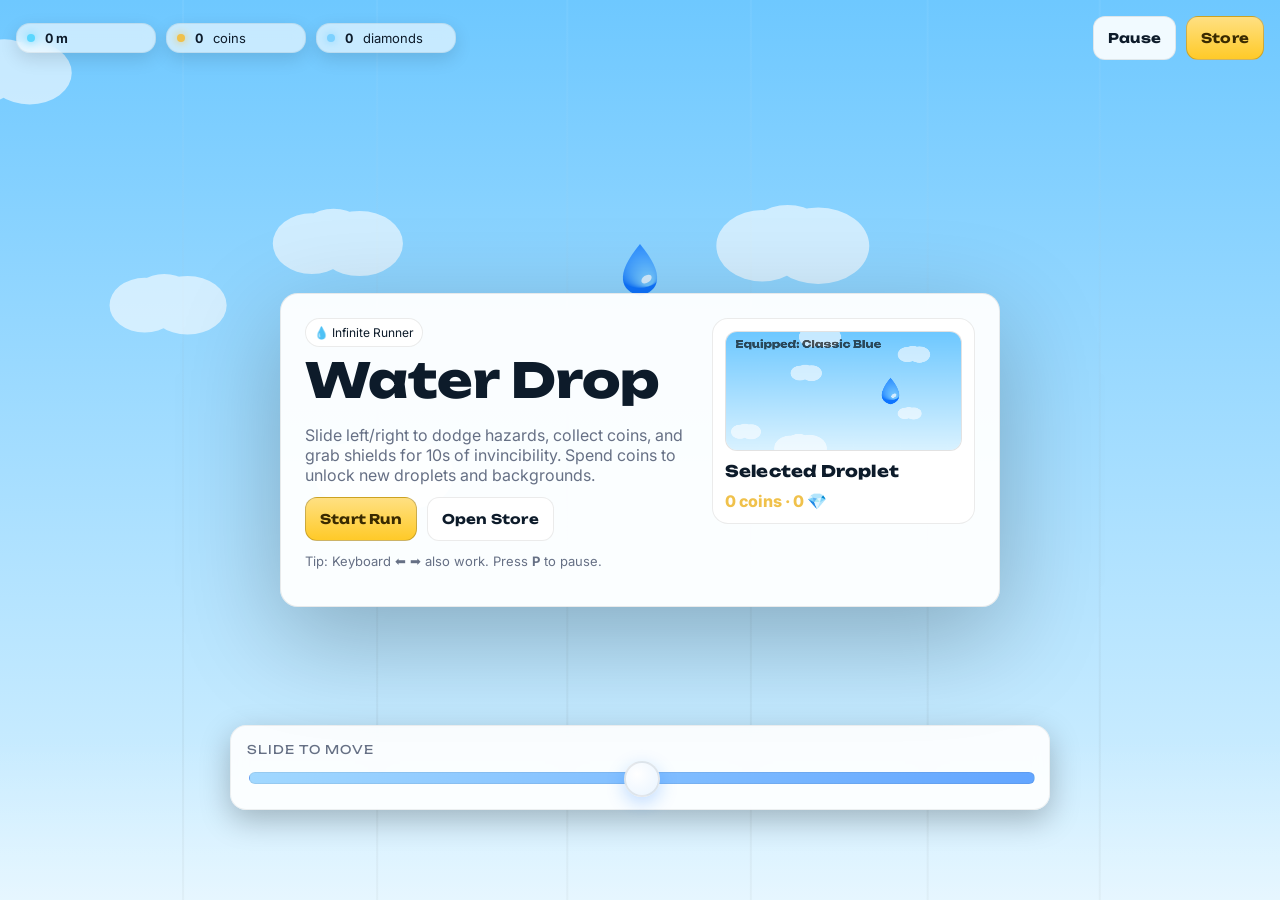
<file: index.html>
<!doctype html>
<html lang="en">

<head>
  <meta charset="utf-8" />
  <meta name="viewport" content="width=device-width, initial-scale=1" />
  <title>Water Drop – Infinite Fall</title>
  <link rel="preconnect" href="https://fonts.googleapis.com">
  <link rel="preconnect" href="https://fonts.gstatic.com" crossorigin>
  <link
    href="https://fonts.googleapis.com/css2?family=Inter:wght@400;600;800&family=Unbounded:wght@500;700;800&display=swap"
    rel="stylesheet">
  <style>
    :root {
      --bg1: #6ec8ff;
      /* default: bright day sky */
      --bg2: #d9f2ff;
      --accent: #5bd7ff;
      --gold: #f0c14b;
      --muted: #667085;
      --danger: #ff5d6e;
      --ok: #30e6a6;
      --panel: rgba(10, 12, 18, .8);
      --cloud: #ffffff;
      --safe-top: env(safe-area-inset-top, 0px);
      --safe-bottom: env(safe-area-inset-bottom, 0px);
      --slider-a: #a7d8ff;
      /* will be skinned per droplet */
      --slider-b: #76c4ff;
      /* dynamic controls (slider container) theme */
      --controls-bg: rgba(255, 255, 255, .9);
      --controls-border: rgba(0, 0, 0, .06);
      --controls-shadow: 0 10px 30px rgba(0, 0, 0, .25);
    }

    * {
      box-sizing: border-box;
    }

    html,
    body {
      height: 100%;
    }

    body {
      margin: 0;
      background: linear-gradient(180deg, var(--bg1), var(--bg2));
      font-family: Inter, system-ui, -apple-system, Segoe UI, Roboto, Helvetica, Arial, "Apple Color Emoji", "Segoe UI Emoji";
      color: #0d1b2a;
      overflow: hidden;
    }

    /* Layout */
    #game-wrap {
      position: relative;
      width: 100vw;
      height: calc(var(--vh, 1vh) * 100);
      min-height: 100vh;
    }

    canvas {
      position: absolute;
      inset: 0;
      display: block;
      width: 100%;
      height: 100%;
    }

    /* HUD */
    .hud {
      position: absolute;
      left: 16px;
      right: 16px;
      top: calc(16px + var(--safe-top));
      display: flex;
      gap: 12px;
      align-items: center;
      justify-content: space-between;
      z-index: 3;
    }

    .chip {
      background: rgba(255, 255, 255, .6);
      backdrop-filter: blur(6px);
      border: 1px solid rgba(0, 0, 0, .06);
      border-radius: 14px;
      padding: 8px 12px;
      display: inline-flex;
      gap: 10px;
      align-items: center;
      box-shadow: 0 6px 18px rgba(0, 0, 0, .12);
      color: #0d1b2a
    }

    .chip strong {
      letter-spacing: .2px
    }

    .chip .dot {
      width: 8px;
      height: 8px;
      border-radius: 999px;
      background: var(--accent);
      box-shadow: 0 0 10px var(--accent);
      display: inline-block;
    }

    /* Fixed-width stat chips: prevent width wobble */
    .chip.stat {
      padding: 6px 10px;
      font-size: 13px;
      width: 112px;
      white-space: nowrap;
    }

    .chip.stat strong {
      font-variant-numeric: tabular-nums;
    }

    @media (min-width: 760px) {
      .chip.stat {
        width: 140px;
      }
    }

    /* Shield chip: bright green pill with glow for readability */
    .chip.shield {
      background: linear-gradient(180deg, rgba(48, 230, 166, .95), rgba(48, 230, 166, .75));
      color: #ffffff;
      border-color: rgba(0, 0, 0, .12);
      text-shadow: 0 1px 0 rgba(0, 0, 0, .25);
      box-shadow: 0 0 0 2px rgba(48, 230, 166, .25) inset, 0 8px 24px rgba(0, 0, 0, .25), 0 0 22px rgba(48, 230, 166, .55);
      font-weight: 800;
    }

    .chip.shield strong {
      color: #ffffff;
    }

    .hud .right {
      display: inline-flex;
      gap: 10px;
      align-items: center;
    }

    /* Controls bar */
    .controls {
      position: absolute;
      left: 0;
      right: 0;
      bottom: 0;
      padding: 16px 16px 90px;
      z-index: 3;
      pointer-events: none;
    }

    .controls-inner {
      max-width: 820px;
      margin: 0 auto;
      background: var(--controls-bg);
      border: 1px solid var(--controls-border);
      border-radius: 16px;
      padding: 16px;
      backdrop-filter: blur(8px);
      box-shadow: var(--controls-shadow);
      pointer-events: auto;
    }

    .controls label {
      display: block;
      font-size: 12px;
      text-transform: uppercase;
      letter-spacing: 1px;
      color: var(--muted);
      margin-bottom: 8px;
      font-family: Unbounded, Inter, system-ui, sans-serif;
    }

    input[type=range] {
      -webkit-appearance: none;
      appearance: none;
      width: 100%;
      height: 22px;
      background: transparent;
      touch-action: pan-x;
    }

    input[type=range]::-webkit-slider-runnable-track {
      height: 12px;
      background: linear-gradient(90deg, var(--slider-a), var(--slider-b));
      border-radius: 999px;
      border: 1px solid rgba(0, 0, 0, .06);
    }

    input[type=range]::-moz-range-track {
      height: 12px;
      background: linear-gradient(90deg, var(--slider-a), var(--slider-b));
      border-radius: 999px;
      border: 1px solid rgba(0, 0, 0, .06);
    }

    input[type=range]::-webkit-slider-thumb {
      -webkit-appearance: none;
      appearance: none;
      width: 36px;
      height: 36px;
      border-radius: 50%;
      background: radial-gradient(circle at 35% 35%, #ffffff, #e9f4ff);
      border: 2px solid rgba(0, 0, 0, .08);
      margin-top: -12px;
      box-shadow: 0 6px 18px rgba(14, 116, 255, .25);
    }

    input[type=range]::-moz-range-thumb {
      width: 36px;
      height: 36px;
      border-radius: 50%;
      background: radial-gradient(circle at 35% 35%, #ffffff, #e9f4ff);
      border: 2px solid rgba(0, 0, 0, .08);
      box-shadow: 0 6px 18px rgba(14, 116, 255, .25);
    }

    /* Buttons */
    .btn {
      cursor: pointer;
      padding: 12px 14px;
      border-radius: 12px;
      border: 1px solid rgba(0, 0, 0, .08);
      background: rgba(255, 255, 255, .9);
      color: #0d1b2a;
      font-weight: 700;
      letter-spacing: .2px;
      backdrop-filter: blur(6px);
      transition: transform .08s ease, background .2s ease, box-shadow .2s ease, border-color .2s ease;
      font-family: Unbounded, Inter, system-ui, sans-serif;
      touch-action: manipulation;
      min-height: 44px;
    }

    .btn:hover {
      transform: translateY(-1px);
      background: rgba(255, 255, 255, 1);
    }

    .btn.gold {
      background: linear-gradient(180deg, #ffe082, #ffca28);
      color: #3a2a00;
      border-color: rgba(0, 0, 0, .2);
    }

    .btn.tab {
      background: rgba(255, 255, 255, .7);
    }

    .btn.tab.active {
      background: rgba(255, 255, 255, 1);
      border-color: #ffca28;
      box-shadow: 0 0 0 2px rgba(255, 202, 40, .35) inset, 0 6px 18px rgba(0, 0, 0, .12);
    }

    /* Overlays */
    .overlay {
      position: absolute;
      inset: 0;
      display: none;
      z-index: 4;
      align-items: center;
      justify-content: center;
      padding: 12px 12px calc(12px + var(--safe-bottom));
      overflow: auto;
      -webkit-overflow-scrolling: touch;
      overscroll-behavior: contain;
    }

    .overlay.show {
      display: flex;
    }

    .panel {
      width: min(720px, 96vw);
      background: rgba(255, 255, 255, .95);
      border: 1px solid rgba(0, 0, 0, .08);
      border-radius: 18px;
      box-shadow: 0 30px 100px rgba(0, 0, 0, .25);
      padding: clamp(16px, 3vw, 24px);
      color: #0d1b2a;
      max-height: min(92dvh, 760px);
      display: flex;
      flex-direction: column;
    }

    .title {
      font-family: Unbounded, Inter, system-ui, sans-serif;
      font-weight: 800;
      font-size: clamp(24px, 6vw, 48px);
      line-height: 1.15;
      margin: 6px 0 8px;
    }

    .subtitle {
      color: var(--muted);
      margin-bottom: 12px;
    }

    .row {
      display: flex;
      gap: 10px;
      align-items: center;
      flex-wrap: wrap;
    }

    .split {
      display: grid;
      gap: 12px;
      grid-template-columns: 1fr;
    }

    @media (min-width: 760px) {
      .split {
        grid-template-columns: 1.2fr .8fr;
      }
    }

    /* Store */
    .store-grid {
      display: grid;
      gap: 12px;
      grid-template-columns: repeat(auto-fit, minmax(180px, 1fr));
      flex: 1;
      overflow: auto;
      -webkit-overflow-scrolling: touch;
      padding-bottom: 6px;
    }

    .card {
      background: rgba(255, 255, 255, .9);
      border: 1px solid rgba(0, 0, 0, .08);
      border-radius: 16px;
      padding: 12px;
      display: flex;
      flex-direction: column;
      gap: 10px;
    }

    .skin-preview {
      height: 120px;
      border-radius: 12px;
      background: rgba(0, 0, 0, .06);
      border: 1px solid rgba(0, 0, 0, .06);
      display: grid;
      place-items: center;
      position: relative;
      overflow: hidden;
    }

    .skin-preview canvas {
      width: 100%;
      height: 100%;
    }

    .skin-title {
      font-weight: 800;
      letter-spacing: .2px;
      font-family: Unbounded, Inter, system-ui, sans-serif;
    }

    .price {
      color: var(--gold);
      font-weight: 800;
    }

    .tag {
      font-size: 11px;
      color: var(--muted);
      margin-left: 6px;
    }

    /* Wallet badge */
    .wallet-badge {
      display: inline-flex;
      gap: 8px;
      align-items: center;
      font-size: 14px;
      padding: 8px 10px;
      border-radius: 999px;
      border: 1px solid rgba(0, 0, 0, .2);
      background: linear-gradient(180deg, #ffe082, #ffca28);
      color: #3a2a00;
      font-weight: 800;
      box-shadow: 0 6px 18px rgba(0, 0, 0, .12);
    }

    @keyframes bump {
      0% {
        transform: scale(1)
      }

      40% {
        transform: scale(1.08)
      }

      100% {
        transform: scale(1)
      }
    }

    .bump {
      animation: bump 300ms ease;
    }

    /* Mini badges */
    .badge {
      display: inline-flex;
      gap: 6px;
      align-items: center;
      font-size: 12px;
      padding: 6px 8px;
      border-radius: 999px;
      border: 1px solid rgba(0, 0, 0, .08);
      background: rgba(255, 255, 255, .9);
      color: #0d1b2a
    }

    /* Mobile tweaks */
    @media (max-width: 640px) {
      .controls-inner {
        padding: 16px;
      }

      .store-grid {
        grid-template-columns: repeat(auto-fit, minmax(140px, 1fr));
      }

      .skin-preview {
        height: 100px;
      }

      .panel {
        width: 100%;
        max-height: calc(100dvh - 24px - var(--safe-top) - var(--safe-bottom));
        border-radius: 14px;
      }
    }
  </style>
</head>

<body>
  <div id="game-wrap">
    <canvas id="game"></canvas>

    <div class="hud">
      <div class="row">
        <div class="chip stat" id="scoreChip"><span class="dot"></span><strong>0 m</strong></div>
        <div class="chip stat" id="coinChip"><span class="dot"
            style="background:var(--gold); box-shadow:0 0 10px var(--gold)"></span><strong id="coinCount">0</strong>
          coins</div>
        <div class="chip stat" id="diamondChip"><span class="dot"
            style="background:#7cd1ff; box-shadow:0 0 10px #7cd1ff"></span><strong id="diamondCount">0</strong> diamonds
        </div>
        <div class="chip stat shield" id="shieldChip" style="display:none"><span class="dot"
            style="background:var(--ok); box-shadow:0 0 10px var(--ok)"></span><strong id="shieldTimer">10.0s</strong>
        </div>
      </div>
      <div class="right">
        <button class="btn" id="btnPause">Pause</button>
        <button class="btn gold" id="btnStore">Store</button>
      </div>
    </div>

    <div class="controls">
      <div class="controls-inner">
        <label for="xSlider">Slide to move</label>
        <input id="xSlider" type="range" min="0" max="1000" value="500" step="1" />
      </div>
    </div>

    <!-- Start / Menu -->
    <div class="overlay show" id="menu">
      <div class="panel split">
        <div>
          <div class="badge">💧 Infinite Runner</div>
          <h1 class="title">Water Drop</h1>
          <p class="subtitle">Slide left/right to dodge hazards, collect coins, and grab shields for 10s of
            invincibility. Spend coins to unlock new droplets and backgrounds.</p>
          <div class="row">
            <button class="btn gold" id="btnStart">Start Run</button>
            <button class="btn" id="btnOpenStore">Open Store</button>
          </div>
          <p style="margin-top:12px; color:var(--muted); font-size:13px">Tip: Keyboard ⬅️ ➡️ also work. Press
            <strong>P</strong> to pause.</p>
        </div>
        <div>
          <div class="card">
            <div class="skin-preview" id="heroPreview"></div>
            <div class="row" style="justify-content:space-between">
              <div class="skin-title">Selected Droplet</div>
              <div class="price" id="wallet">0</div>
            </div>
          </div>
        </div>
      </div>
    </div>

    <!-- Game Over -->
    <div class="overlay" id="gameover">
      <div class="panel">
        <h2 class="title">Run Over</h2>
        <p class="subtitle" id="goSubtitle">You traveled 0 m and collected 0 coins.</p>
        <div class="row">
          <button class="btn gold" id="btnRestart">Run Again</button>
          <button class="btn" id="btnOpenStore2">Visit Store</button>
        </div>
      </div>
    </div>

    <!-- Store -->
    <div class="overlay" id="store">
      <div class="panel">
        <div class="row" style="justify-content:space-between; align-items:flex-start; gap: 8px;">
          <div>
            <h2 class="title" style="margin:0">Store</h2>
            <div class="subtitle">Earn coins while playing. Buy & equip droplets and backgrounds.</div>
          </div>
          <div class="badge wallet-badge" data-tip="Your wallet">💰 <strong id="wallet2">0</strong> coins · 💎 <strong
              id="walletDiamonds">0</strong></div>
        </div>
        <div class="row" style="margin:8px 0 12px">
          <button class="btn tab active" id="tabSkins">Droplets</button>
          <button class="btn tab" id="tabBgs">Backgrounds</button>
        </div>
        <div class="store-grid" id="storeGrid"></div>
        <div class="row" style="margin-top:14px; justify-content:flex-end">
          <button class="btn" id="btnCloseStore">Close</button>
        </div>
      </div>
    </div>

  </div>

  <script>
    (function () {
      'use strict';

      // --- Canvas setup (DPR-aware) ---
      const canvas = document.getElementById('game');
      const ctx = canvas.getContext('2d');
      let DPR = Math.max(1, Math.min(2, window.devicePixelRatio || 1));
      let W = 0, H = 0;
      const perf = { avgMs: 16, low: false, frame: 0 };

      function resize() {
        document.documentElement.style.setProperty('--vh', (window.innerHeight * 0.01) + 'px');
        W = Math.floor(window.innerWidth);
        H = Math.floor(window.innerHeight);
        canvas.width = Math.floor(W * DPR);
        canvas.height = Math.floor(H * DPR);
        canvas.style.width = W + 'px';
        canvas.style.height = H + 'px';
        ctx.setTransform(DPR, 0, 0, DPR, 0, 0);
        const sliderEl = document.getElementById('xSlider'); if (sliderEl) sliderEl.max = String(Math.max(200, W));
      }
      window.addEventListener('resize', resize);

      // --- Persistent storage ---
      const STORE_KEYS = {
        coins: 'wg_coins',
        diamonds: 'wg_diamonds',
        unlocked: 'wg_unlockedSkins',
        selected: 'wg_selectedSkin',
        unlockedBg: 'wg_unlockedBgs',
        selectedBg: 'wg_selectedBg'
      };
      const store = {
        coins: 0,
        diamonds: 0,
        unlocked: new Set(['blue']),
        selected: 'blue',
        unlockedBg: new Set(['day']),
        selectedBg: 'day'
      };
      function loadStore() {
        try {
          store.coins = parseInt(localStorage.getItem(STORE_KEYS.coins) || '0', 10) || 0;
          store.diamonds = parseInt(localStorage.getItem(STORE_KEYS.diamonds) || '0', 10) || 0;
          const u = JSON.parse(localStorage.getItem(STORE_KEYS.unlocked) || '["blue"]');
          store.unlocked = new Set(u);
          store.selected = localStorage.getItem(STORE_KEYS.selected) || 'blue';
          const ub = JSON.parse(localStorage.getItem(STORE_KEYS.unlockedBg) || '["day"]');
          store.unlockedBg = new Set(ub);
          store.selectedBg = localStorage.getItem(STORE_KEYS.selectedBg) || 'day';
        } catch (e) { }
        updateWalletUI();
        applyTheme(backgroundById(store.selectedBg));
        setSliderThemeForSkin(skinById(store.selected));
      }
      function saveStore() {
        localStorage.setItem(STORE_KEYS.coins, String(store.coins));
        localStorage.setItem(STORE_KEYS.diamonds, String(store.diamonds));
        localStorage.setItem(STORE_KEYS.unlocked, JSON.stringify(Array.from(store.unlocked)));
        localStorage.setItem(STORE_KEYS.selected, store.selected);
        localStorage.setItem(STORE_KEYS.unlockedBg, JSON.stringify(Array.from(store.unlockedBg)));
        localStorage.setItem(STORE_KEYS.selectedBg, store.selectedBg);
        updateWalletUI();
      }

      // --- Skins ---
      const SKINS = [
        { id: 'blue', name: 'Classic Blue', price: 0, stops: ['#6ec3ff', '#0e74ff'] },
        { id: 'gold', name: 'Auric Drop', price: 80, stops: ['#ffe082', '#ffb300'] },
        { id: 'emerald', name: 'Emerald', price: 150, stops: ['#a8ffdc', '#00c853'] },
        { id: 'amethyst', name: 'Amethyst', price: 200, stops: ['#e1b3ff', '#7e57c2'] },
        { id: 'crimson', name: 'Crimson', price: 120, stops: ['#ff8a80', '#d50000'] },
        { id: 'prism', name: 'Prismatic', price: 220, diamonds: 3, stops: ['#b3fffd', '#7c4dff'] },
        { id: 'obsidian', name: 'Obsidian', price: 180, diamonds: 2, stops: ['#616161', '#000000'] },
        { id: 'aurora', name: 'Aurora', price: 160, diamonds: 1, stops: ['#7ef9ff', '#ff7aff'] }
      ];
      function skinById(id) { return SKINS.find(s => s.id === id) || SKINS[0]; }

      // --- Backgrounds ---
      const BACKGROUNDS = [
        { id: 'day', name: 'Bright Sky', price: 0, sky: ['#6ec8ff', '#d9f2ff'], cloud: '#ffffff', streakAlpha: 0.05, text: '#0d1b2a' },
        { id: 'night', name: 'Night Sky', price: 60, sky: ['#0b1020', '#131b39'], cloud: '#cfe7ff', streakAlpha: 0.08, text: '#e9eef7' },
        { id: 'dawn', name: 'Dawn/Dusk', price: 80, sky: ['#ffb974', '#ff7eb3'], cloud: '#ffe9df', streakAlpha: 0.06, text: '#2a1322' }
      ];
      function backgroundById(id) { return BACKGROUNDS.find(b => b.id === id) || BACKGROUNDS[0]; }
      let isDarkBg = false;
      const SPACE_BG = { id: 'space', name: 'Space', price: 0, sky: ['#020416', '#0a0f2e'], cloud: '#dbe9ff', streakAlpha: 0.02, text: '#e9eef7' };

      // Apply theme to CSS so HUD/overlays match
      function applyTheme(bg) {
        const root = document.documentElement.style;
        root.setProperty('--bg1', bg.sky[0]);
        root.setProperty('--bg2', bg.sky[1]);
        root.setProperty('--cloud', bg.cloud);
        document.body.style.color = bg.text || '#0d1b2a';
        try {
          const c = hexToRgb(bg.text || '#0d1b2a');
          const lum = (function (r, g, b) {
            r /= 255; g /= 255; b /= 255;
            r = r <= 0.03928 ? r / 12.92 : Math.pow((r + 0.055) / 1.055, 2.4);
            g = g <= 0.03928 ? g / 12.92 : Math.pow((g + 0.055) / 1.055, 2.4);
            b = b <= 0.03928 ? b / 12.92 : Math.pow((b + 0.055) / 1.055, 2.4);
            return 0.2126 * r + 0.7152 * g + 0.0722 * b;
          })(c.r, c.g, c.b);
          const isTextLight = lum > 0.6; // light text ⇒ dark background
          isDarkBg = isTextLight;
          if (isTextLight) {
            root.setProperty('--controls-bg', 'rgba(0,0,0,.55)');
            root.setProperty('--controls-border', 'rgba(255,255,255,.14)');
            root.setProperty('--controls-shadow', '0 10px 30px rgba(0,0,0,.6)');
          } else {
            root.setProperty('--controls-bg', 'rgba(255,255,255,.9)');
            root.setProperty('--controls-border', 'rgba(0,0,0,.06)');
            root.setProperty('--controls-shadow', '0 10px 30px rgba(0,0,0,.25)');
          }
        } catch (e) { /* no-op */ }
      }

      // --- UI Elements ---
      const scoreChip = document.getElementById('scoreChip');
      const coinChip = document.getElementById('coinChip');
      const coinCountEl = document.getElementById('coinCount');
      const diamondCountEl = document.getElementById('diamondCount');
      const shieldChip = document.getElementById('shieldChip');
      const shieldTimerEl = document.getElementById('shieldTimer');
      const btnPause = document.getElementById('btnPause');
      const btnStore = document.getElementById('btnStore');
      const xSlider = document.getElementById('xSlider');

      const menu = document.getElementById('menu');
      const btnStart = document.getElementById('btnStart');
      const btnOpenStore = document.getElementById('btnOpenStore');
      const heroPreview = document.getElementById('heroPreview');

      const gameover = document.getElementById('gameover');
      const goSubtitle = document.getElementById('goSubtitle');
      const btnRestart = document.getElementById('btnRestart');
      const btnOpenStore2 = document.getElementById('btnOpenStore2');

      const storeOverlay = document.getElementById('store');
      const storeGrid = document.getElementById('storeGrid');
      const btnCloseStore = document.getElementById('btnCloseStore');
      const wallet = document.getElementById('wallet');
      const wallet2 = document.getElementById('wallet2');
      const walletDiamonds = document.getElementById('walletDiamonds');
      const tabSkins = document.getElementById('tabSkins');
      const tabBgs = document.getElementById('tabBgs');
      const walletBadge = document.querySelector('.wallet-badge');

      let heroPreviewCanvas, heroPreviewCtx;
      function setupHeroPreview() {
        heroPreview.innerHTML = '';
        heroPreviewCanvas = document.createElement('canvas');
        heroPreviewCanvas.width = 600; heroPreviewCanvas.height = 300;
        heroPreview.appendChild(heroPreviewCanvas);
        heroPreviewCtx = heroPreviewCanvas.getContext('2d');
        drawHeroPreview();
      }
      function drawHeroPreview() {
        const c = heroPreviewCanvas, hctx = heroPreviewCtx; if (!c) return;
        const Wp = c.width, Hp = c.height;
        hctx.clearRect(0, 0, Wp, Hp);
        const bg = backgroundById(store.selectedBg);
        const grd = hctx.createLinearGradient(0, 0, 0, Hp);
        grd.addColorStop(0, bg.sky[0]); grd.addColorStop(1, bg.sky[1]);
        hctx.fillStyle = grd; hctx.fillRect(0, 0, Wp, Hp);
        for (let i = 0; i < 6; i++) drawCloud(hctx, Math.random() * Wp, Math.random() * Hp, 30 + Math.random() * 60, .6, bg.cloud);
        const skin = skinById(store.selected);
        drawDroplet(hctx, Wp * 0.7, Hp * 0.5, 34, skin.stops, 0);
        hctx.fillStyle = 'rgba(0,0,0,.65)';
        hctx.font = '800 26px Unbounded, Inter, system-ui, sans-serif';
        hctx.fillText('Equipped: ' + skin.name, 24, 40);
      }

      function updateWalletUI() {
        const coinsFmt = store.coins.toLocaleString();
        const diaFmt = store.diamonds.toLocaleString();
        wallet.textContent = coinsFmt + ' coins · ' + diaFmt + ' 💎';
        wallet2.textContent = coinsFmt;
        if (walletDiamonds) walletDiamonds.textContent = diaFmt;
        coinCountEl.textContent = coinsFmt;
        if (diamondCountEl) diamondCountEl.textContent = diaFmt;
      }

      // --- Game state ---
      const state = {
        mode: 'menu', // 'menu' | 'play' | 'pause' | 'over' | 'store'
        distance: 0,
        speed: 180,
        maxSpeed: 540,
        difficultyTimer: 0,
        coinRunGain: 0,
        t: 0,
        droplet: {
          x: 200, y: 0, r: 20, targetX: 200, vx: 0,
          isShielded: false, shieldUntil: 0,
        },
        arrays: { obstacles: [], coins: [], diamonds: [], shields: [], clouds: [], particles: [] },
        timers: { nextObstacle: 0, nextCoin: 0, nextDiamond: 14, nextShield: 8 }
      };
      state._pausedShieldRemain = 0;
      let pausedAt = 0;

      // --- Utility ---
      function clamp(v, a, b) { return Math.max(a, Math.min(b, v)); }
      function rand(a, b) { return Math.random() * (b - a) + a; }
      function now() { return performance.now() / 1000; }

      // Entities
      function makeObstacle() {
        const type = Math.random() < 0.5 ? 'bar' : 'bird';
        if (type === 'bar') {
          const w = rand(60, 180), h = rand(20, 28);
          const x = rand(20, W - 20 - w), y = H + 30;
          return { kind: 'bar', x, y, w, h, vy: state.speed, hue: rand(200, 230) };
        } else {
          const size = rand(30, 42);
          const x = rand(20, W - 20 - size), y = H + 30;
          const vx = rand(40, 100) * (Math.random() < 0.5 ? -1 : 1);
          return { kind: 'bird', x, y, w: size, h: size * 0.6, vy: state.speed * 0.9, vx, t: rand(0, 6), hue: rand(15, 35) };
        }
      }
      function makeCoin() {
        const r = 9, x = rand(18, W - 18), y = H + 30;
        return { kind: 'coin', x, y, r, vy: state.speed * 0.95 };
      }
      function makeShield() {
        const r = 14, x = rand(18, W - 18), y = H + 40;
        return { kind: 'shield', x, y, r, vy: state.speed * 0.9 };
      }
      function makeDiamond() {
        const r = 11, x = rand(18, W - 18), y = H + 35;
        return { kind: 'diamond', x, y, r, vy: state.speed * 0.92 };
      }
      function makeCloud() {
        const s = rand(30, 120); const x = rand(-40, W + 40); const y = rand(-H, H);
        const speed = rand(20, 60);
        return { kind: 'cloud', x, y, s, vy: speed };
      }
      function makePortal() {
        const r = 24, x = rand(30, W - 30), y = H + 50;
        return { kind: 'portal', x, y, r, vy: state.speed * 0.95, rot: 0 };
      }
      function buildStars(n = 160) {
        const arr = []; for (let i = 0; i < n; i++) arr.push({ x: rand(0, W), y: rand(0, H), r: rand(0.5, 1.8), tw: rand(0.6, 1.6), vy: rand(30, 80) });
        return arr;
      }

      // Portal flow
      function startPortal() {
        if (!state.portal) state.portal = {};
        // Activate & record previous world
        state.portal.active = true;
        state.portal.phase = 'teleport';           // teleport → prep → challenge → reward → exit
        state.portal.teleportDur = 0.8;
        state.portal.timer = state.portal.teleportDur;
        state.portal.coinTimer = 0;
        state.portal.prevBg = store.selectedBg;
        state.portal.prevSpeed = state.speed;
        state.portal.warp = 0;

        // wipe world & disable shield
        state.arrays.obstacles = [];
        state.arrays.coins = [];
        state.arrays.diamonds = [];
        state.arrays.shields = [];
        state.arrays.portals = [];
        state.droplet.isShielded = false;

        // space visuals + theme
        state.arrays.stars = buildStars(160);
        applyTheme(SPACE_BG);

        // keep things snappy in space
        state.speed = Math.max(240, state.speed);
      }
      function exitPortal() {
        if (!state.portal || !state.portal.active) return;
        state.portal.active = false;
        state.arrays.stars = [];
        state.speed = state.portal.prevSpeed;
        applyTheme(backgroundById(state.portal.prevBg));
        state.timers.nextPortal = rand(6, 10);
      }
      function spawnCoinWall() {
        const gap = 28;
        for (let y = H + 24; y < H + 24 + 3 * 26; y += 26) {
          for (let x = 20; x <= W - 20; x += gap) state.arrays.coins.push({ ...makeCoin(), x, y });
        }
      }

      function resetGame() {
        state.mode = 'menu';
        state.distance = 0; state.speed = 180; state.difficultyTimer = 0; state.coinRunGain = 0; state.t = 0;
        state.arrays.obstacles = []; state.arrays.coins = []; state.arrays.diamonds = []; state.arrays.shields = []; state.arrays.clouds = []; state.arrays.particles = [];
        state.arrays.portals = []; state.arrays.stars = [];
        state.timers.nextObstacle = 0; state.timers.nextCoin = 0; state.timers.nextDiamond = 14; state.timers.nextShield = 8; state.timers.nextPortal = rand(4, 7);
        state.portal = {
          active: false,
          phase: 'teleport',
          timer: 0,
          teleportDur: 0.8,
          coinTimer: 0,
          prevBg: store.selectedBg,
          prevSpeed: state.speed,
          blockedUntil: 0,
          warp: 0
        };
        state.droplet.x = W * 0.5; state.droplet.y = H * 0.3; state.droplet.r = Math.max(16, Math.min(26, Math.floor(Math.min(W, H) / 28)));
        state.droplet.targetX = state.droplet.x; state.droplet.vx = 0; state.droplet.isShielded = false; state.droplet.shieldUntil = 0;
        const sliderEl = document.getElementById('xSlider'); if (sliderEl) sliderEl.value = String(Math.floor(state.droplet.x));
        for (let i = 0; i < 12; i++) state.arrays.clouds.push(makeCloud());
      }

      function startRun() {
        state.mode = 'play';
        btnPause.textContent = 'Pause';
        hide(menu); hide(gameover); hide(storeOverlay);
      }
      function gameOver() {
        state.mode = 'over';
        btnPause.textContent = 'Pause';
        show(gameover);
        const traveled = Math.floor(state.distance);
        goSubtitle.textContent = `You traveled ${traveled.toLocaleString()} m and collected ${state.coinRunGain} coins.`;
      }

      function show(el) { el.classList.add('show'); }
      function hide(el) { el.classList.remove('show'); }

      // --- Input ---
      const slider = xSlider; let sliderActive = false;
      slider.addEventListener('input', () => { state.droplet.targetX = clamp(Number(slider.value), state.droplet.r + 6, W - state.droplet.r - 6); });
      slider.addEventListener('pointerdown', () => sliderActive = true);
      slider.addEventListener('pointerup', () => sliderActive = false);

      const key = { left: false, right: false };
      window.addEventListener('keydown', (e) => {
        if (e.key === 'ArrowLeft') key.left = true;
        if (e.key === 'ArrowRight') key.right = true;
        if (e.key === 'p' || e.key === 'P') togglePause();
      });
      window.addEventListener('keyup', (e) => {
        if (e.key === 'ArrowLeft') key.left = false;
        if (e.key === 'ArrowRight') key.right = false;
      });

      function togglePause() {
        if (state.mode === 'play') {
          state.mode = 'pause'; btnPause.textContent = 'Resume';
          pausedAt = now();
          if (state.droplet.isShielded) {
            state._pausedShieldRemain = Math.max(0, state.droplet.shieldUntil - state.t);
          }
        }
        else if (state.mode === 'pause') {
          const pausedFor = Math.max(0, now() - pausedAt);
          state.mode = 'play'; btnPause.textContent = 'Pause';
          if (state.droplet.isShielded) {
            state.droplet.shieldUntil += pausedFor;  // extend by paused duration
          }
          state._pausedShieldRemain = 0;
        }
      }

      btnPause.addEventListener('click', togglePause);

      let overlayPrevMode = null;
      function openStore() {
        buildStore();
        overlayPrevMode = state.mode;
        show(storeOverlay);
        if (state.mode === 'play') { state.mode = 'pause'; btnPause.textContent = 'Resume'; }
      }
      btnStore.addEventListener('click', openStore);

      btnStart.addEventListener('click', () => { startRun(); });
      btnOpenStore.addEventListener('click', openStore);
      btnOpenStore2.addEventListener('click', openStore);
      btnRestart.addEventListener('click', () => { resetGame(); startRun(); });
      btnCloseStore.addEventListener('click', () => {
        hide(storeOverlay);
        if (overlayPrevMode !== null) {
          state.mode = overlayPrevMode;
          btnPause.textContent = (state.mode === 'pause' ? 'Resume' : 'Pause');
          overlayPrevMode = null;
        }
      });
      tabSkins.addEventListener('click', () => { setStoreTab('skins'); });
      tabBgs.addEventListener('click', () => { setStoreTab('bgs'); });

      // --- Store UI ---
      let storeTab = 'skins';
      function setStoreTab(tab) {
        storeTab = tab;
        tabSkins.classList.toggle('active', tab === 'skins');
        tabBgs.classList.toggle('active', tab === 'bgs');
        buildStore();
      }
      function buildStore() {
        storeGrid.innerHTML = '';
        if (storeTab === 'skins') {
          SKINS.forEach(skin => {
            const coinPrice = (skin.price ?? skin.coinPrice ?? 0);
            const diamondPrice = (skin.diamonds ?? skin.diamondPrice ?? 0);
            const card = document.createElement('div'); card.className = 'card';
            const prev = document.createElement('div'); prev.className = 'skin-preview';
            const pcanvas = document.createElement('canvas'); pcanvas.width = 300; pcanvas.height = 160; prev.appendChild(pcanvas);
            const pctx = pcanvas.getContext('2d');
            const bg = backgroundById(store.selectedBg);
            const g = pctx.createLinearGradient(0, 0, 0, pcanvas.height);
            g.addColorStop(0, bg.sky[0]); g.addColorStop(1, bg.sky[1]);
            pctx.fillStyle = g; pctx.fillRect(0, 0, pcanvas.width, pcanvas.height);
            for (let i = 0; i < 4; i++) drawCloud(pctx, Math.random() * pcanvas.width, Math.random() * pcanvas.height * 0.8, 20 + Math.random() * 36, .55, bg.cloud);
            const cx = pcanvas.width * 0.5, cy = pcanvas.height * 0.62, r = 28;
            drawDroplet(pctx, cx, cy, r, skin.stops, 0);
            const st = document.createElement('div'); st.className = 'skin-title'; st.textContent = skin.name;
            const row = document.createElement('div'); row.className = 'row'; row.style.justifyContent = 'space-between';
            const pr = document.createElement('div'); pr.className = 'price';
            const owned = store.unlocked.has(skin.id);
            pr.innerHTML = owned ? 'Owned' : `${coinPrice ? coinPrice + ' coins' : ''}${(coinPrice && diamondPrice) ? ' + ' : ''}${diamondPrice ? '💎 ' + diamondPrice : ''}`;
            const tag = document.createElement('div'); tag.className = 'tag'; tag.textContent = owned ? (store.selected === skin.id ? 'Equipped' : 'Owned') : 'Locked';
            const buy = document.createElement('button'); buy.className = 'btn';
            buy.textContent = owned ? (store.selected === skin.id ? 'Equipped' : 'Equip') : 'Buy';
            buy.addEventListener('click', () => {
              if (!owned) {
                if (store.coins >= coinPrice && store.diamonds >= diamondPrice) {
                  store.coins -= coinPrice; store.diamonds -= diamondPrice; store.unlocked.add(skin.id); store.selected = skin.id; saveStore(); setSliderThemeForSkin(skin); buildStore(); drawHeroPreview(); bumpWallet();
                } else { buyShake(buy); }
              } else { store.selected = skin.id; saveStore(); setSliderThemeForSkin(skin); buildStore(); drawHeroPreview(); }
            });
            row.append(pr, buy);
            card.append(prev, st, row, tag);
            storeGrid.appendChild(card);
          });
        } else {
          BACKGROUNDS.forEach(bg => {
            const card = document.createElement('div'); card.className = 'card';
            const prev = document.createElement('div'); prev.className = 'skin-preview';
            const pcanvas = document.createElement('canvas'); pcanvas.width = 300; pcanvas.height = 160; prev.appendChild(pcanvas);
            const pctx = pcanvas.getContext('2d');
            const g = pctx.createLinearGradient(0, 0, 0, pcanvas.height);
            g.addColorStop(0, bg.sky[0]); g.addColorStop(1, bg.sky[1]);
            pctx.fillStyle = g; pctx.fillRect(0, 0, pcanvas.width, pcanvas.height);
            for (let i = 0; i < 5; i++) drawCloud(pctx, Math.random() * pcanvas.width, Math.random() * pcanvas.height * 0.9, 24 + Math.random() * 40, .6, bg.cloud);
            const st = document.createElement('div'); st.className = 'skin-title'; st.textContent = bg.name;
            const row = document.createElement('div'); row.className = 'row'; row.style.justifyContent = 'space-between';
            const pr = document.createElement('div'); pr.className = 'price'; pr.textContent = (bg.price ? bg.price + ' coins' : 'Owned');
            const tag = document.createElement('div'); tag.className = 'tag'; tag.textContent = store.unlockedBg.has(bg.id) ? (store.selectedBg === bg.id ? 'Equipped' : 'Owned') : 'Locked';
            const buy = document.createElement('button'); buy.className = 'btn';
            buy.textContent = store.unlockedBg.has(bg.id) ? (store.selectedBg === bg.id ? 'Equipped' : 'Equip') : (bg.price ? 'Buy' : 'Equip');
            buy.addEventListener('click', () => {
              if (!store.unlockedBg.has(bg.id)) {
                if (store.coins >= bg.price) {
                  store.coins -= bg.price; store.unlockedBg.add(bg.id); store.selectedBg = bg.id; saveStore(); buildStore(); drawHeroPreview(); bumpWallet(); applyTheme(bg);
                } else { buyShake(buy); }
              } else { store.selectedBg = bg.id; saveStore(); buildStore(); drawHeroPreview(); applyTheme(bg); }
            });
            row.append(pr, buy);
            card.append(prev, st, row, tag);
            storeGrid.appendChild(card);
          });
        }
      }
      function buyShake(btn) { btn.animate([{ transform: 'translateY(0)' }, { transform: 'translateY(-3px)' }, { transform: 'translateY(0)' }], { duration: 200 }); }

      // --- Theming helpers ---
      function hexToRgb(hex) { hex = hex.replace('#', ''); if (hex.length === 3) hex = hex.split('').map(c => c + c).join(''); const num = parseInt(hex, 16); return { r: (num >> 16) & 255, g: (num >> 8) & 255, b: num & 255 }; }
      function rgbToHex(r, g, b) { const toHex = v => ('0' + v.toString(16)).slice(-2); return '#' + toHex(r) + toHex(g) + toHex(b); }
      function mix(aHex, bHex, ratio) { const a = hexToRgb(aHex), b = hexToRgb(bHex); const r = Math.round(a.r * (1 - ratio) + b.r * ratio), g = Math.round(a.g * (1 - ratio) + b.g * ratio), bl = Math.round(a.b * (1 - ratio) + b.b * ratio); return rgbToHex(r, g, bl); }
      function lighten(hex, amount) { return mix(hex, '#ffffff', amount); }
      function setSliderThemeForSkin(skin) { try { const a = lighten(skin.stops[0], 0.35); const b = lighten(skin.stops[1], 0.35); const root = document.documentElement.style; root.setProperty('--slider-a', a); root.setProperty('--slider-b', b); } catch (_) { } }
      function bumpWallet() { if (!walletBadge) return; walletBadge.classList.remove('bump'); void walletBadge.offsetWidth; walletBadge.classList.add('bump'); }

      // --- Drawing helpers ---
      function drawCloud(ctx2, x, y, s, opacity, color) {
        ctx2.save(); ctx2.translate(x, y); ctx2.globalAlpha = opacity ?? .6;
        ctx2.fillStyle = color || getCurrentBg().cloud;
        const r = s / 2;
        ctx2.beginPath();
        ctx2.ellipse(-r * 0.3, 0, r * 0.9, r * 0.7, 0, 0, Math.PI * 2);
        ctx2.ellipse(r * 0.2, -r * 0.2, r * 0.8, r * 0.6, 0, 0, Math.PI * 2);
        ctx2.ellipse(r * 0.8, 0, r, r * 0.75, 0, 0, Math.PI * 2);
        ctx2.closePath(); ctx2.fill();
        ctx2.restore();
      }

      function drawWrappedText(ctx, text, x, y, maxWidth, lineHeight, align = 'center') {
        const words = text.split(' ');
        let line = '', lines = [];
        for (let i = 0; i < words.length; i++) {
          const test = line ? line + ' ' + words[i] : words[i];
          const w = ctx.measureText(test).width;
          if (w > maxWidth && line) { lines.push(line); line = words[i]; }
          else { line = test; }
        }
        if (line) lines.push(line);
        ctx.textAlign = align;
        for (let i = 0; i < lines.length; i++) {
          ctx.fillText(lines[i], x, y + i * lineHeight);
        }
      }

      // --- Shield graphics cache ---
      const shieldGfx = { aura: null, sparkle: null, lastR: 0 };

      function makeShieldAura(r) {
        // one-time pre-rendered aura image
        const R = Math.ceil(r * 1.35);
        const size = R * 2 + 2;
        const c = document.createElement('canvas');
        c.width = c.height = size;
        const g = c.getContext('2d');

        const cx = size / 2, cy = size / 2;
        const grd = g.createRadialGradient(cx, cy, r * 0.60, cx, cy, R);
        grd.addColorStop(0, 'rgba(48,230,166,0.26)');
        grd.addColorStop(1, 'rgba(48,230,166,0.00)');
        g.fillStyle = grd;
        g.beginPath(); g.arc(cx, cy, R, 0, Math.PI * 2); g.fill();
        return c;
      }

      function makeSparkle(r) {
        // small white dot sprite
        const s = Math.ceil(Math.max(6, r * 0.35));
        const c = document.createElement('canvas');
        c.width = c.height = s;
        const g = c.getContext('2d');
        g.globalAlpha = 0.95;
        g.beginPath(); g.arc(s / 2, s / 2, s / 2, 0, Math.PI * 2);
        g.fillStyle = '#ffffff'; g.fill();
        return c;
      }

      function ensureShieldGfx(r) {
        if (!shieldGfx.aura || Math.abs(shieldGfx.lastR - r) > 0.5) {
          shieldGfx.aura = makeShieldAura(r);
          shieldGfx.sparkle = makeSparkle(r);
          shieldGfx.lastR = r;
        }
      }


      function drawDroplet(ctx2, x, y, r, stops, shieldFrac) {
        // --- Body ---
        ctx2.save();
        ctx2.translate(x, y);
        ctx2.rotate(Math.PI);
        const g = ctx2.createRadialGradient(-r * 0.3, -r * 0.4, r * 0.2, 0, r * 0.4, r * 1.1);
        g.addColorStop(0, stops[0]); g.addColorStop(1, stops[1]);
        ctx2.fillStyle = g; ctx2.beginPath();
        ctx2.moveTo(0, -r);
        ctx2.bezierCurveTo(r * 0.75, -r * 0.8, r * 1.0, -r * 0.2, 0, r);
        ctx2.bezierCurveTo(-r * 1.0, -r * 0.2, -r * 0.75, -r * 0.8, 0, -r);
        ctx2.closePath(); ctx2.fill();
        ctx2.fillStyle = 'rgba(255,255,255,.7)';
        ctx2.beginPath(); ctx2.ellipse(-r * 0.25, -r * 0.35, r * 0.22, r * 0.14, -0.6, 0, Math.PI * 2); ctx2.fill();
        ctx2.restore();

        // --- Shield visuals (adaptive) ---
        if (shieldFrac > 0) {
          ensureShieldGfx(r);
          const LOW = perf && perf.low;

          const t = state.t; // <- game clock
          const outerR = r * (1.28 + (LOW ? 0.03 : 0.05) * Math.sin(t * 6));

          // Aura (cached)
          const aura = shieldGfx.aura;
          const ax = Math.round(x - aura.width / 2);
          const ay = Math.round(y - aura.height / 2);
          ctx2.save();
          // 'source-over' avoids additive flicker; switch to 'lighter' if you prefer more bloom
          ctx2.globalCompositeOperation = LOW ? 'source-over' : 'lighter';
          ctx2.globalAlpha = LOW ? 0.85 : 1;
          ctx2.drawImage(aura, ax, ay);
          ctx2.restore();

          // Progress ring (constant alpha to avoid shimmer)
          ctx2.save();
          ctx2.lineWidth = Math.max(2, r * 0.12);
          ctx2.strokeStyle = 'rgba(48,230,166,0.8)';
          if (!LOW) { ctx2.shadowColor = 'rgba(48,230,166,0.65)'; ctx2.shadowBlur = 10; }
          ctx2.beginPath();
          ctx2.arc(x, y, outerR, -Math.PI / 2, -Math.PI / 2 + Math.PI * 2 * shieldFrac);
          ctx2.stroke();
          ctx2.restore();

          // Orbiting sparkles (no frame skipping; positions snapped)
          const offsets = state.shieldOffsets || [];
          const rr = r * 1.2;
          const sp = shieldGfx.sparkle, s2 = sp ? sp.width / 2 : 0;
          for (let i = 0; i < offsets.length; i++) {
            const a = (state.shieldSpin || 0) + offsets[i];
            const sx = Math.round(x + Math.cos(a) * rr - s2);
            const sy = Math.round(y + Math.sin(a) * rr - s2);
            if (sp) {
              ctx2.drawImage(sp, sx, sy);
            } else {
              // fallback vector dot
              ctx2.beginPath(); ctx2.arc(sx, sy, Math.max(2, r * 0.1), 0, Math.PI * 2);
              ctx2.fillStyle = '#fff'; ctx2.fill();
            }
          }
        }

      }

      // --- Physics & collisions ---
      function circleRectHit(cx, cy, cr, rx, ry, rw, rh) {
        const nx = clamp(cx, rx, rx + rw);
        const ny = clamp(cy, ry, ry + rh);
        const dx = cx - nx; const dy = cy - ny;
        return (dx * dx + dy * dy) <= cr * cr;
      }
      function circleCircleHit(ax, ay, ar, bx, by, br) {
        const dx = ax - bx, dy = ay - by; const r = ar + br; return (dx * dx + dy * dy) <= r * r;
      }

      function getCurrentBg() { return (state.portal && state.portal.active) ? SPACE_BG : backgroundById(store.selectedBg); }

      // --- Shield timing helpers (freeze during pause) ---
      function getShieldRemain() {
        if (!state.droplet.isShielded) return 0;
        return (state.mode === 'pause') ? state._pausedShieldRemain : Math.max(0, state.droplet.shieldUntil - state.t);
      }

      // --- Game loop ---
      let last = performance.now();
      function loop() {
        const ts = performance.now();
        const dt = Math.min(0.033, (ts - last) / 1000);

        // perf tracking (EMA)
        const frameMs = ts - last;
        perf.avgMs = perf.avgMs * 0.9 + frameMs * 0.1;
        perf.low = perf.avgMs > 22; // ~ <45fps
        perf.frame++;

        last = ts;
        update(dt); draw(dt);
        requestAnimationFrame(loop);
      }

      function update(dt) {
        if (state.mode !== 'play') return;
        state.t += dt;
        const spinSpeed = (perf && perf.low) ? 1.6 : 2.2;
        if (state.droplet.isShielded) state.shieldSpin = (state.shieldSpin || 0) + spinSpeed * dt;
        const d = state.droplet;
        if (key.left) d.targetX -= 300 * dt; if (key.right) d.targetX += 300 * dt;
        d.targetX = clamp(d.targetX, d.r + 6, W - d.r - 6);
        d.x += (d.targetX - d.x) * 0.2;

        state.difficultyTimer += dt;
        if (state.difficultyTimer > 2) { state.difficultyTimer = 0; state.speed = Math.min(state.maxSpeed, state.speed + 6); }

        // Background clouds
        const clouds = state.arrays.clouds;
        for (let i = clouds.length - 1; i >= 0; i--) {
          const c = clouds[i]; c.y -= c.vy * dt * 0.7;
          if (c.y + c.s < -40) { c.x = rand(-40, W + 40); c.y = H + rand(40, H); c.s = rand(30, 120); c.vy = rand(20, 60); }
        }

        // --- Spawns / portal phases ---
        if (state.portal && state.portal.active) {
          if (state.portal.phase === 'teleport') {
            state.portal.timer -= dt;
            const dur = state.portal.teleportDur || 0.8;
            state.portal.warp = clamp(1 - (state.portal.timer / dur), 0, 1);
            // keep world empty during warp
            state.arrays.obstacles = [];
            state.arrays.coins = [];
            state.arrays.diamonds = [];
            state.arrays.shields = [];
            if (state.portal.timer <= 0) {
              state.portal.phase = 'prep';
              state.portal.timer = 5.0;            // banner countdown
            }
          } else if (state.portal.phase === 'prep') {
            state.portal.timer -= dt;
            // still empty; show banner only
            state.arrays.obstacles = [];
            state.arrays.coins = [];
            state.arrays.diamonds = [];
            state.arrays.shields = [];
            if (state.portal.timer <= 0) {
              state.portal.phase = 'challenge';
              state.portal.timer = 20.0;           // survive 20s
              state.arrays.obstacles = [];
              state.timers.nextObstacle = 0.2;     // first obstacle quickly
            }
          } else if (state.portal.phase === 'challenge') {
            state.portal.timer -= dt;
            if (state.portal.timer <= 0) {
              state.portal.phase = 'reward';
              state.portal.timer = 5.0;            // 5s coin wall
              state.arrays.obstacles = [];
              state.portal.coinTimer = 0;
            }
            // obstacles only (no pickups)
            state.timers.nextObstacle -= dt;
            if (state.timers.nextObstacle <= 0) {
              state.timers.nextObstacle = rand(0.45, 0.85) * (state.speed > 400 ? 0.7 : 1);
              state.arrays.obstacles.push(makeObstacle());
            }
          } else if (state.portal.phase === 'reward') {
            state.portal.timer -= dt;
            if (state.portal.timer <= 0) {
              exitPortal();                         // restore world
            } else {
              state.portal.coinTimer -= dt;
              if (state.portal.coinTimer <= 0) {
                state.portal.coinTimer = rand(0.45, 0.7);
                spawnCoinWall();
              }
            }
          }
        } else {
          // --- Normal world spawns ---
          state.timers.nextObstacle -= dt;
          if (state.timers.nextObstacle <= 0) {
            state.timers.nextObstacle = rand(0.6, 1.2) * (state.speed > 400 ? 0.85 : 1);
            state.arrays.obstacles.push(makeObstacle());
          }

          state.timers.nextCoin -= dt;
          if (state.timers.nextCoin <= 0) {
            state.timers.nextCoin = rand(0.5, 1.0);
            const n = (Math.random() < 0.5 ? 1 : 3);
            const baseX = rand(30, W - 30);
            for (let i = 0; i < n; i++) {
              state.arrays.coins.push({ ...makeCoin(), x: clamp(baseX + (i - 1) * 22, 20, W - 20) });
            }
          }

          state.timers.nextDiamond -= dt;
          if (state.timers.nextDiamond <= 0) {
            state.timers.nextDiamond = rand(14, 24);
            state.arrays.diamonds.push(makeDiamond());
          }

          state.timers.nextShield -= dt;
          if (state.timers.nextShield <= 0) {
            state.timers.nextShield = rand(10, 16);
            state.arrays.shields.push(makeShield());
          }

          // portals hidden & blocked while shielded
          if (!(state.portal.blockedUntilT && state.t < state.portal.blockedUntilT) && !state.droplet.isShielded) {
            state.timers.nextPortal -= dt;
            if (state.timers.nextPortal <= 0) {
              state.timers.nextPortal = rand(6, 10);
              state.arrays.portals.push(makePortal());
            }
          } else {
            state.arrays.portals = [];
          }
        }

        const obs = state.arrays.obstacles;
        for (let i = obs.length - 1; i >= 0; i--) {
          const o = obs[i]; o.y -= o.vy * dt;
          if (o.kind === 'bird') { o.t += dt; o.x += o.vx * dt; if (o.x < 10 || o.x + o.w > W - 10) o.vx *= -1; }
          if (o.y + o.h < -60) obs.splice(i, 1);
        }
        const coins = state.arrays.coins; for (let i = coins.length - 1; i >= 0; i--) { const c = coins[i]; c.y -= c.vy * dt; if (c.y + c.r < -40) coins.splice(i, 1); }
        const diamonds = state.arrays.diamonds; for (let i = diamonds.length - 1; i >= 0; i--) { const dm = diamonds[i]; dm.y -= dm.vy * dt; if (dm.y + dm.r < -40) diamonds.splice(i, 1); }
        const shields = state.arrays.shields; for (let i = shields.length - 1; i >= 0; i--) { const s = shields[i]; s.y -= s.vy * dt; if (s.y + s.r < -40) shields.splice(i, 1); }
        const portals = state.arrays.portals; for (let i = portals.length - 1; i >= 0; i--) { const p = portals[i]; p.y -= p.vy * dt; p.rot += dt * 1.5; if (p.y + p.r < -40) portals.splice(i, 1); }

        if (!state.portal.active) {
          for (let i = portals.length - 1; i >= 0; i--) { const p = portals[i]; if (circleCircleHit(d.x, d.y, d.r, p.x, p.y, p.r)) { portals.splice(i, 1); startPortal(); break; } }
        }

        // Collisions
        for (let i = obs.length - 1; i >= 0; i--) {
          const o = obs[i];
          if (circleRectHit(d.x, d.y, d.r, o.x, o.y, o.w, o.h)) {
            if (state.portal && state.portal.active) { gameOver(); return; }
            if (d.isShielded) { obs.splice(i, 1); }
            else { gameOver(); return; }
          }
        }
        for (let i = coins.length - 1; i >= 0; i--) { const c = coins[i]; if (circleCircleHit(d.x, d.y, d.r, c.x, c.y, c.r)) { coins.splice(i, 1); store.coins += 1; state.coinRunGain += 1; saveStore(); bumpWallet(); } }
        for (let i = diamonds.length - 1; i >= 0; i--) { const dm = diamonds[i]; if (circleCircleHit(d.x, d.y, d.r, dm.x, dm.y, dm.r)) { diamonds.splice(i, 1); store.diamonds += 1; saveStore(); bumpWallet(); } }
        for (let i = shields.length - 1; i >= 0; i--) {
          const s = shields[i]; if (circleCircleHit(d.x, d.y, d.r, s.x, s.y, s.r)) {
            shields.splice(i, 1); d.isShielded = true;
            d.isShielded = true;
            d.shieldUntil = state.t + 10.0;           // game-time based
            state.arrays.portals = [];
            state.portal.blockedUntilT = d.shieldUntil; // use game-time for portal suppression

            // prepare sparkle layout once per activation
            const N = 8; // you can lower to 6 on very weak devices
            state.shieldSpin = 0;
            state.shieldOffsets = Array.from({ length: N }, (_, i) => (i / N) * Math.PI * 2);
          }
        }

        // Shield HUD while playing
        const remain = getShieldRemain();
        if (state.droplet.isShielded) {
          if (remain <= 0) { state.droplet.isShielded = false; }
          shieldChip.style.display = 'inline-flex';
          shieldTimerEl.textContent = `${Math.max(0, remain).toFixed(1)}s`;
        } else { shieldChip.style.display = 'none'; }

        state.distance += state.speed * dt * 0.2;
        scoreChip.querySelector('strong').textContent = `${Math.floor(state.distance).toLocaleString()} m`;
      }

      function draw(dt) {
        const bg = getCurrentBg();
        ctx.clearRect(0, 0, W, H);

        // Background gradient
        const sky = ctx.createLinearGradient(0, 0, 0, H);
        sky.addColorStop(0, bg.sky[0]); sky.addColorStop(1, bg.sky[1]);
        ctx.fillStyle = sky; ctx.fillRect(0, 0, W, H);

        // Vertical streaks
        ctx.globalAlpha = bg.streakAlpha || 0.06;
        for (let i = 0; i < 6; i++) {
          const x = (i + 1) * (W / 7) + Math.sin((state.t + i) * 0.6) * 20;
          const g = ctx.createLinearGradient(x, 0, x, H);
          g.addColorStop(0, '#ffffff'); g.addColorStop(1, '#000000');
          ctx.fillStyle = g; ctx.fillRect(x - 1, 0, 2, H);
        }
        ctx.globalAlpha = 1;

        // Stars (in portal) or Clouds/Portals (normal)
        if (state.portal && state.portal.active) {
          for (const s of (state.arrays.stars || [])) {
            s.y -= s.vy * 0.016;
            if (s.y < -4) { s.y = H + rand(0, 40); s.x = rand(0, W); }
            ctx.globalAlpha = 0.7 + 0.3 * Math.sin((state.t + s.x) * s.tw);
            ctx.beginPath(); ctx.arc(s.x, s.y, s.r, 0, Math.PI * 2);
            ctx.fillStyle = '#ffffff'; ctx.fill();
          }
          ctx.globalAlpha = 1;
        } else {
          for (const c of state.arrays.clouds) { drawCloud(ctx, c.x, c.y, c.s, .6, bg.cloud); }
          for (const p of (state.arrays.portals || [])) {
            ctx.save(); ctx.translate(p.x, p.y); ctx.rotate(p.rot);
            const rg = ctx.createRadialGradient(0, 0, 4, 0, 0, p.r);
            rg.addColorStop(0, 'rgba(124,209,255,0.95)');
            rg.addColorStop(0.6, 'rgba(124,209,255,0.35)');
            rg.addColorStop(1, 'rgba(124,209,255,0.0)');
            ctx.fillStyle = rg; ctx.beginPath(); ctx.arc(0, 0, p.r, 0, Math.PI * 2); ctx.fill();
            ctx.lineWidth = 3; ctx.strokeStyle = 'rgba(124,209,255,0.8)';
            for (let a = 0; a < 4; a++) { ctx.beginPath(); const start = (a * Math.PI / 2); ctx.arc(0, 0, p.r * 0.6, start, start + Math.PI * 0.9); ctx.stroke(); }
            ctx.restore();
          }
        }

        // Portal overlays (pure visuals)
        if (state.portal && state.portal.active) {
          if (state.portal.phase === 'teleport') {
            const p = clamp(state.portal.warp || 0, 0, 1);
            ctx.save();
            const burst = ctx.createRadialGradient(
              state.droplet.x, state.droplet.y, Math.max(1, 1 + p * 10),
              state.droplet.x, state.droplet.y, Math.max(W, H) * p
            );
            burst.addColorStop(0, 'rgba(255,255,255,0.85)');
            burst.addColorStop(0.4, 'rgba(255,255,255,0.60)');
            burst.addColorStop(1, 'rgba(255,255,255,0)');
            ctx.globalCompositeOperation = 'lighter';
            ctx.fillStyle = burst; ctx.fillRect(0, 0, W, H);
            ctx.globalCompositeOperation = 'source-over';
            ctx.globalAlpha = 0.35 * (1 - p);
            ctx.fillStyle = '#ffffff';
            ctx.fillRect(0, 0, W, H);
            ctx.restore();
          }
          if (state.portal.phase === 'prep') {
            ctx.save();
            ctx.globalAlpha = 0.25; ctx.fillStyle = '#000000'; ctx.fillRect(0, 0, W, H);
            ctx.globalAlpha = 1;
            ctx.textBaseline = 'middle';
            ctx.textAlign = 'center';

            const y = Math.max(H * 0.22, 56);
            const base = Math.min(W, H);
            const titleSize = clamp(base * 0.075, 20, 44);
            const countSize = clamp(base * 0.05, 14, 28);
            const hintSize = clamp(base * 0.035, 12, 20);

            // Title
            ctx.font = `800 ${titleSize}px Unbounded, Inter, system-ui, sans-serif`;
            ctx.fillStyle = '#ffffff';
            ctx.strokeStyle = 'rgba(0,0,0,0.35)';
            ctx.lineWidth = Math.max(2, Math.floor(titleSize / 12));
            ctx.strokeText('SPACE CHALLENGE', W / 2, y);
            ctx.fillText('SPACE CHALLENGE', W / 2, y);

            // Countdown
            ctx.font = `700 ${countSize}px Inter, system-ui, sans-serif`;
            const secs = Math.max(0, Math.ceil(state.portal.timer || 0));
            ctx.fillText('Get ready… ' + secs, W / 2, y + countSize + 6);

            // Hint (wrapped)
            ctx.font = `600 ${hintSize}px Inter, system-ui, sans-serif`;
            const hintY = y + countSize + 6 + hintSize + 10;
            drawWrappedText(
              ctx,
              'Survive 20s — no shields or diamonds — then grab the coin wall!',
              W / 2,
              hintY,
              Math.min(W * 0.9, 720),
              hintSize + 6,
              'center'
            );
            ctx.restore();
          }
        }

        // Obstacles
        for (const o of state.arrays.obstacles) {
          if (o.kind === 'bar') {
            ctx.fillStyle = 'rgba(255,95,110,0.9)';
            ctx.fillRect(o.x, o.y, o.w, o.h);
            ctx.fillStyle = 'rgba(255,255,255,0.25)'; ctx.fillRect(o.x, o.y, o.w, 2);
          } else {
            ctx.save(); ctx.translate(o.x + o.w / 2, o.y + o.h / 2);
            ctx.fillStyle = 'rgba(255,172,51,0.95)';
            ctx.beginPath(); ctx.ellipse(0, 0, o.w * 0.55, o.h * 0.55, 0, 0, Math.PI * 2); ctx.fill();
            ctx.restore();
          }
        }

        // Coins
        for (const c of state.arrays.coins) {
          const g = ctx.createRadialGradient(c.x - 3, c.y - 3, 2, c.x, c.y, c.r + 4);
          g.addColorStop(0, '#fff8e1'); g.addColorStop(1, '#f9a825');
          ctx.fillStyle = g; ctx.beginPath(); ctx.arc(c.x, c.y, c.r, 0, Math.PI * 2); ctx.fill();
          ctx.strokeStyle = 'rgba(0,0,0,0.25)'; ctx.lineWidth = 1; ctx.stroke();
        }

        // Diamonds
        for (const dm of state.arrays.diamonds) {
          const g = ctx.createRadialGradient(dm.x, dm.y - 4, 2, dm.x, dm.y, dm.r + 6);
          g.addColorStop(0, '#e6f7ff'); g.addColorStop(1, '#00b0ff');
          ctx.fillStyle = g; ctx.beginPath();
          ctx.moveTo(dm.x, dm.y - dm.r);
          ctx.lineTo(dm.x + dm.r, dm.y);
          ctx.lineTo(dm.x, dm.y + dm.r);
          ctx.lineTo(dm.x - dm.r, dm.y);
          ctx.closePath(); ctx.fill();
          ctx.strokeStyle = 'rgba(0,0,0,0.25)'; ctx.lineWidth = 1; ctx.stroke();
        }

        // Shields
        for (const s of state.arrays.shields) {
          ctx.strokeStyle = '#30e6a6'; ctx.lineWidth = 3; ctx.beginPath(); ctx.arc(s.x, s.y, s.r, 0, Math.PI * 2); ctx.stroke();
          ctx.fillStyle = 'rgba(48,230,166,0.15)'; ctx.beginPath(); ctx.arc(s.x, s.y, s.r - 4, 0, Math.PI * 2); ctx.fill();
        }

        // Droplet
        const skin = skinById(store.selected);
        const remain = getShieldRemain();
        const frac = state.droplet.isShielded ? clamp(remain / 10, 0, 1) : 0;
        drawDroplet(ctx, state.droplet.x, state.droplet.y, state.droplet.r, skin.stops, frac);

        // Bottom fade
        const fade = ctx.createLinearGradient(0, H - 160, 0, H);
        if (isDarkBg) { fade.addColorStop(0, 'rgba(0,0,0,0)'); fade.addColorStop(1, 'rgba(0,0,0,0.5)'); }
        else { fade.addColorStop(0, 'rgba(255,255,255,0)'); fade.addColorStop(1, 'rgba(255,255,255,0.35)'); }
        ctx.fillStyle = fade; ctx.fillRect(0, H - 160, W, 160);
      }

      // --- Self-tests (non-intrusive) ---
      function runSelfTests() {
        const results = [];
        function test(name, fn) { try { fn(); results.push({ name, ok: true }); } catch (e) { console.error('Test failed:', name, e); results.push({ name, ok: false, e }); } }
        test('Viewport initialized', () => { if (!(W > 0 && H > 0)) throw new Error('W/H not set'); });
        test('Skin lookup', () => { if (!skinById('blue').id) throw new Error('skin missing'); });
        test('Background lookup', () => { if (!backgroundById('day').id) throw new Error('bg missing'); });
        test('Slider theming applies', () => { const before = getComputedStyle(document.documentElement).getPropertyValue('--slider-a'); setSliderThemeForSkin(skinById('blue')); const after = getComputedStyle(document.documentElement).getPropertyValue('--slider-a'); if (before.trim() === after.trim()) throw new Error('slider var unchanged'); });
        test('Spawn coin inside bounds', () => { const c = makeCoin(); if (c.x < 0 || c.x > W) throw new Error('coin X out of bounds'); });
        test('Spawn diamond inside bounds', () => { const dm = makeDiamond(); if (dm.x < 0 || dm.x > W) throw new Error('diamond X out of bounds'); });
        test('Draw droplet does not throw', () => { const tmp = document.createElement('canvas'); tmp.width = 100; tmp.height = 100; const tctx = tmp.getContext('2d'); drawDroplet(tctx, 50, 50, 10, ['#6ec3ff', '#0e74ff'], 0); });
        test('Update advances distance in play mode', () => { const prevMode = state.mode; state.mode = 'play'; const d0 = state.distance; update(0.016); if (state.distance <= d0) throw new Error('distance did not advance'); state.mode = prevMode; });
        const okCount = results.filter(r => r.ok).length;
        console.log('Self-tests: ' + okCount + '/' + results.length + ' passed', results);
      }

      // --- Boot ---
      function init() {
        const isAndroid = /Android/i.test(navigator.userAgent);
        let DPR = Math.max(1, Math.min(isAndroid ? 1.33 : 2, window.devicePixelRatio || 1));
        resize();
        loadStore();
        resetGame();
        setupHeroPreview();
        setStoreTab('skins');
        drawHeroPreview();
        runSelfTests();
        loop();
      }
      window.addEventListener('load', init);

    })();
  </script>
</body>

</html>
</file>
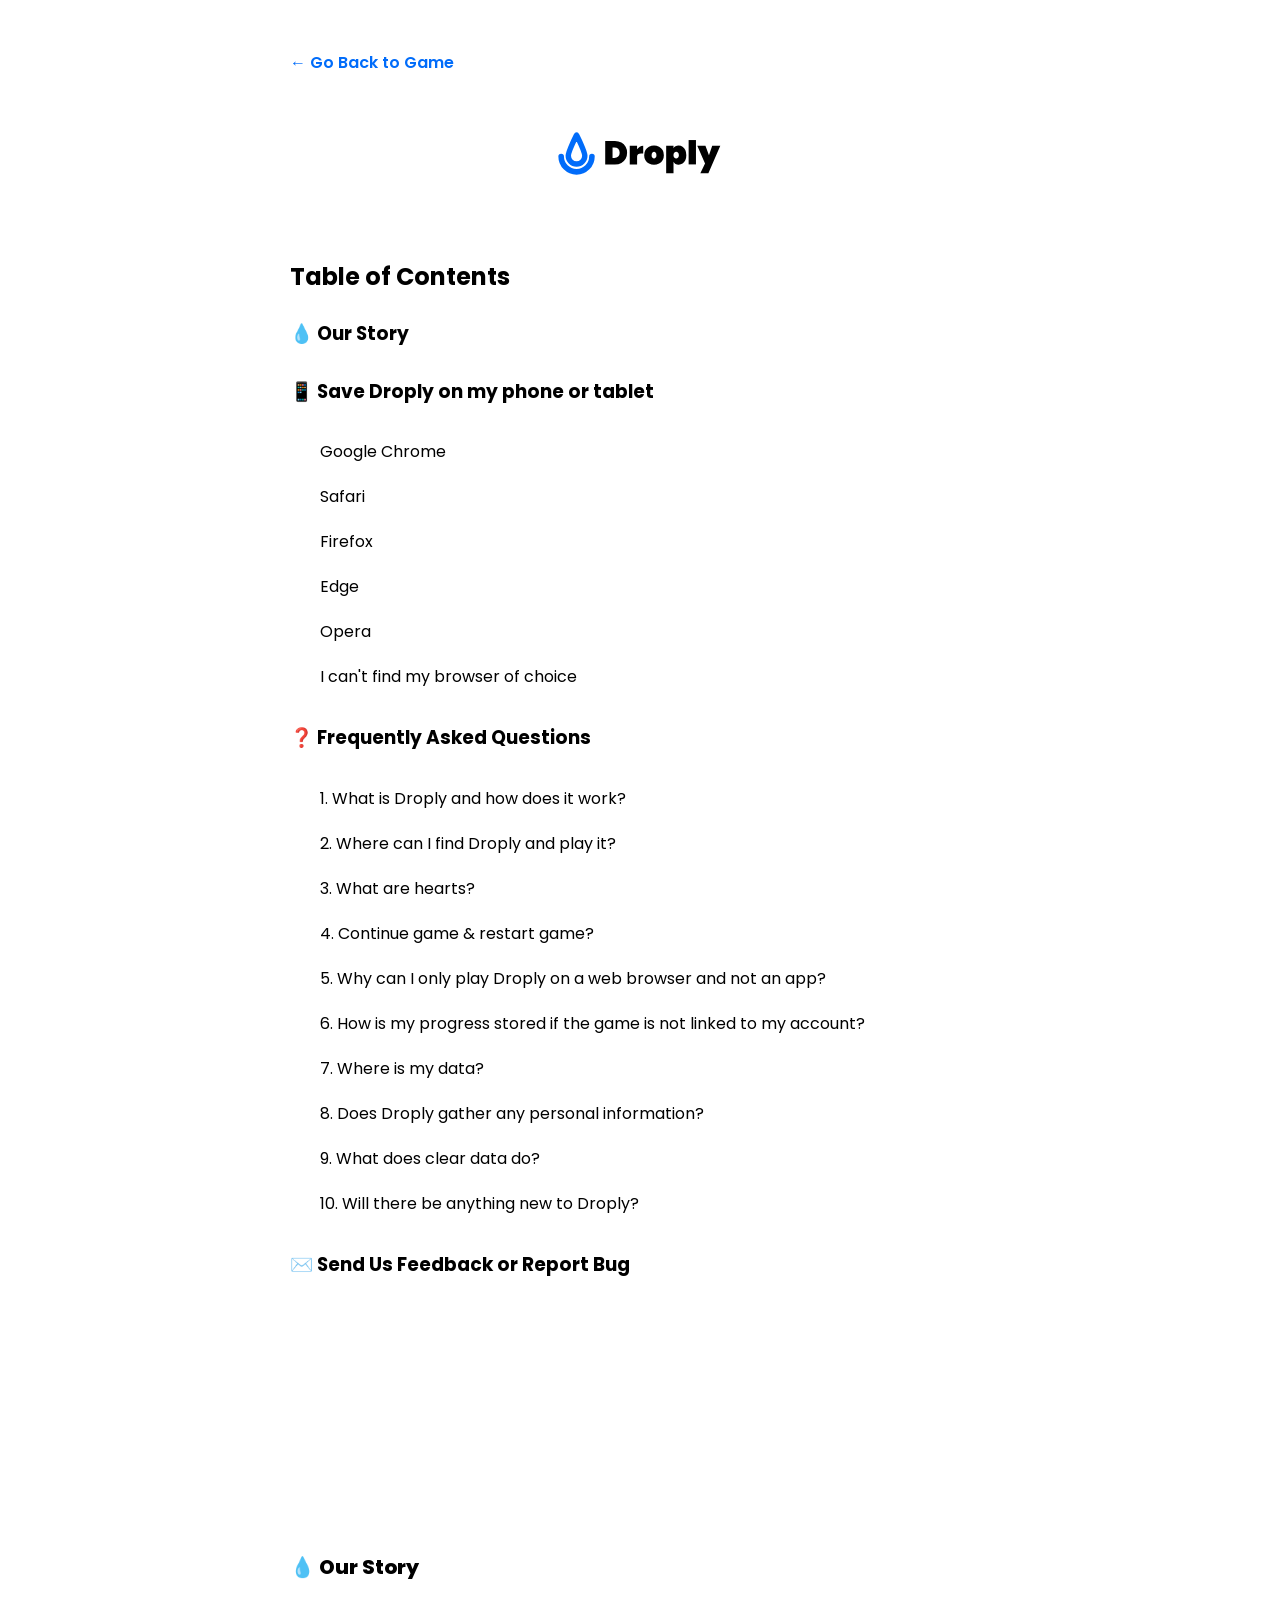
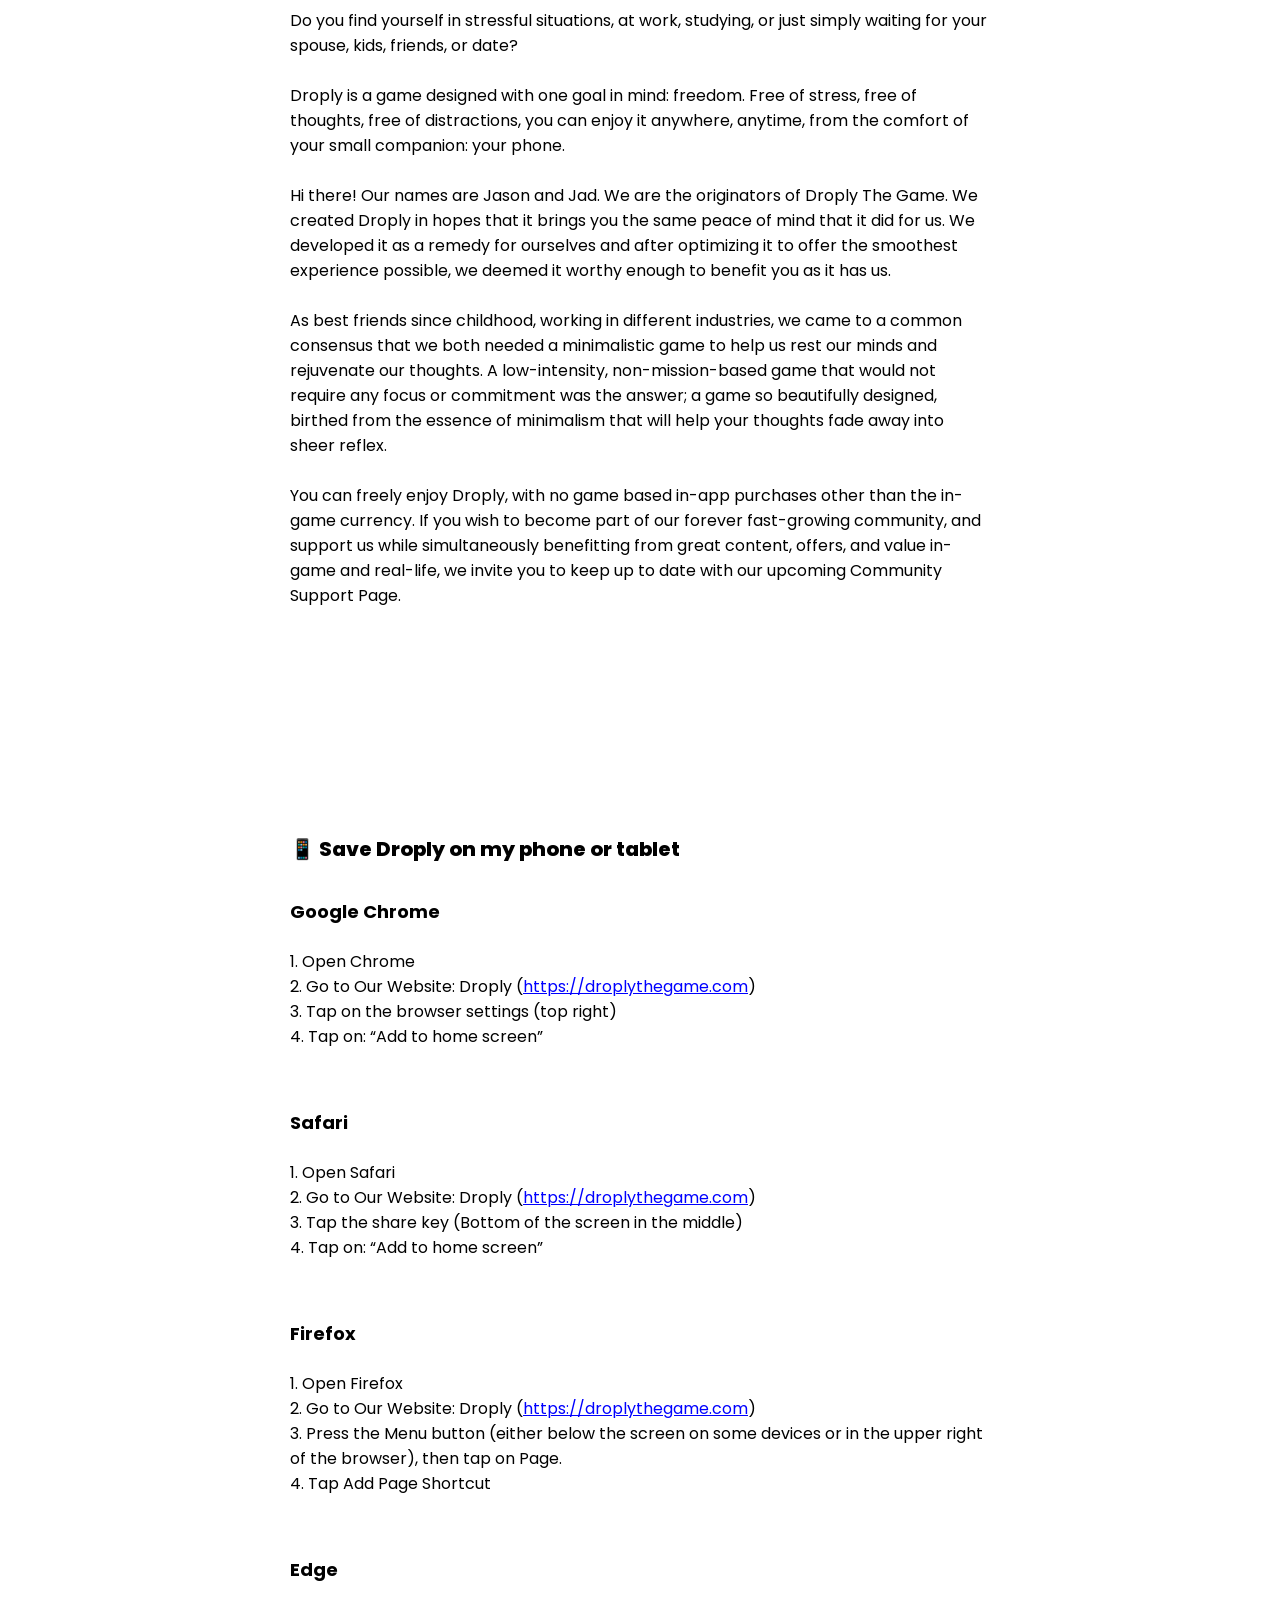
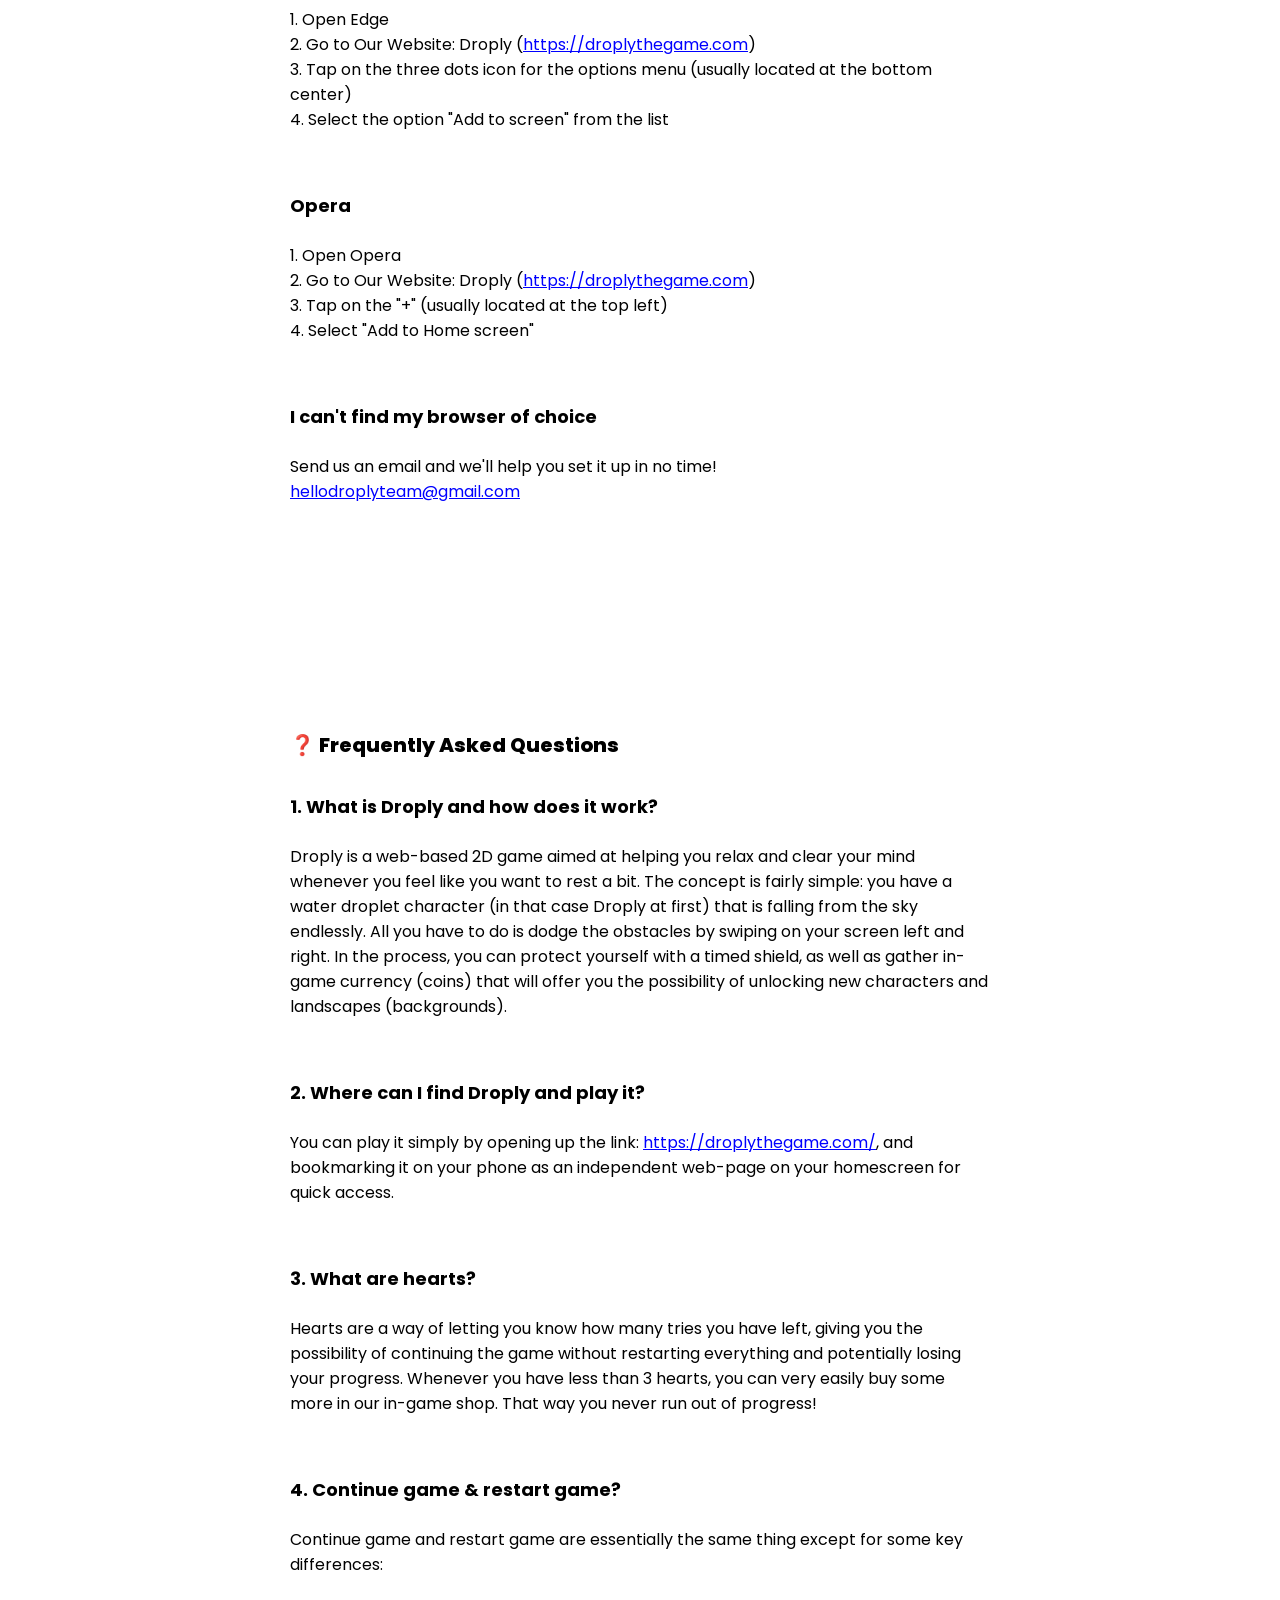
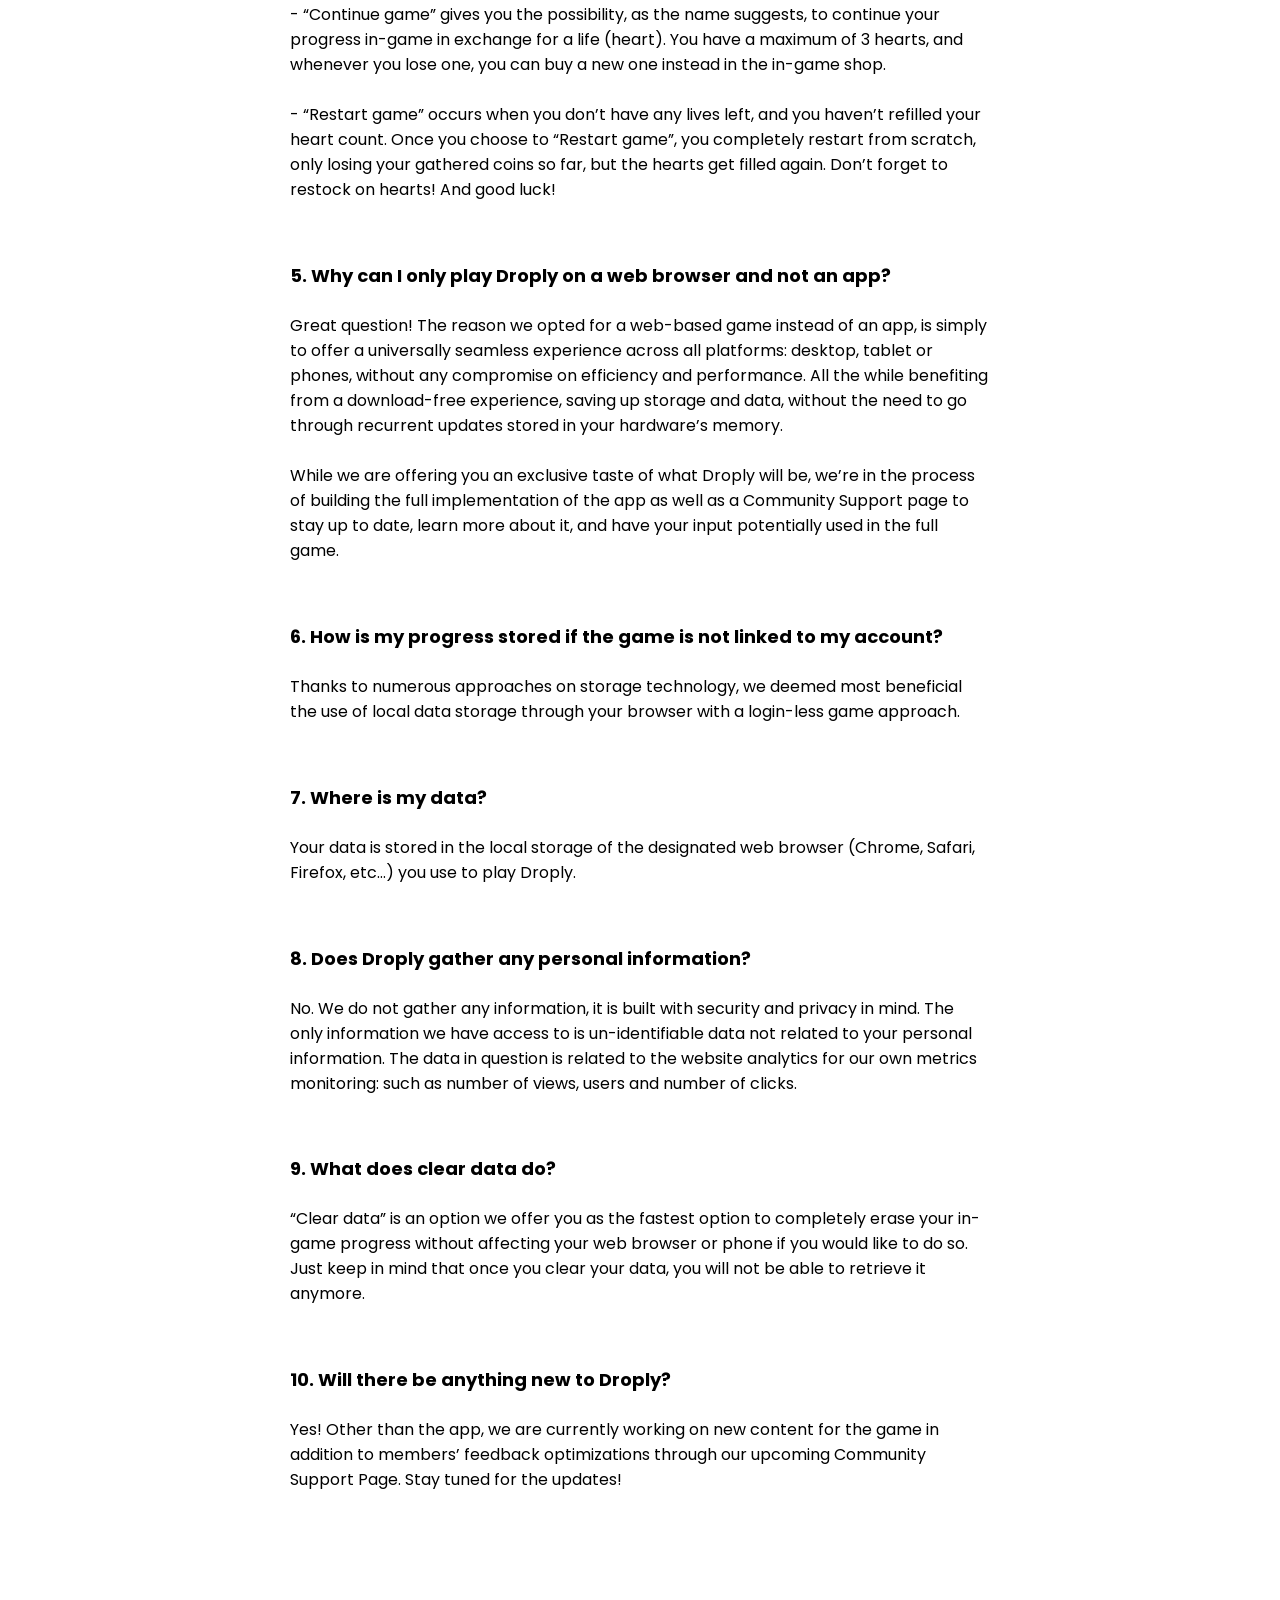
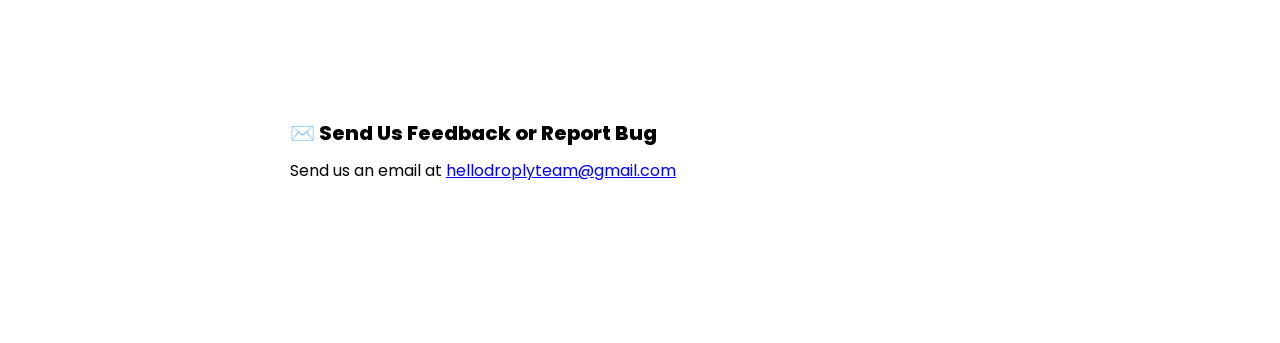
<file: help/help.html>
<!DOCTYPE html>
<html lang="en">
<head>
    <script>
        (function (w, d, s, l, i) {
            w[l] = w[l] || [];
            w[l].push({
                'gtm.start': new Date().getTime(),
                event: 'gtm.js'
            });
            var f = d.getElementsByTagName(s)[0],
                j = d.createElement(s),
                dl = l != 'dataLayer' ? '&l=' + l : '';
            j.async = true;
            j.src =
                'https://www.googletagmanager.com/gtm.js?id=' + i + dl;
            f.parentNode.insertBefore(j, f);
        })(window, document, 'script', 'dataLayer', 'GTM-T56SD8D');
    </script>

    <meta charset="UTF-8">
    <meta http-equiv="X-UA-Compatible" content="IE=edge">
    <meta name="viewport" content="width=device-width, initial-scale=1.0">
    <link rel="stylesheet" href="../css/setup.css">
    <link rel="stylesheet" href="../css/utility.css">
    <link rel="stylesheet" href="../css/keyframes.css">
    <link rel="stylesheet" href="help.css">

    <link rel="apple-touch-icon" sizes="180x180" href="../apple-touch-icon.png">
    <link rel="icon" type="image/png" sizes="32x32" href="../favicon-32x32.png">
    <link rel="icon" type="image/png" sizes="16x16" href="../favicon-16x16.png">
    <link rel="shortcut icon" href="../favicon.ico" type="image/x-icon">


    <script async src="https://www.googletagmanager.com/gtag/js?id=G-X74P752M6F"></script>
    <script>
        window.dataLayer = window.dataLayer || [];

        function gtag() {
            dataLayer.push(arguments);
        }
        gtag('js', new Date());

        gtag('config', 'G-X74P752M6F');
    </script>

    <title>Droply | Help</title>
</head>
<body>
    <noscript><iframe src="https://www.googletagmanager.com/ns.html?id=GTM-T56SD8D" height="0" width="0"
            style="display:none;visibility:hidden"></iframe></noscript>

            <div class="container">
                <a href="/index.html">
                    <div class="go-back-home">← Go Back to Game</div>
                </a>

                <a href="/index.html">
                    <div class="logo"><img src="../assets/images/logo.svg"></div>
                </a>

                <div class="table-of-contents">
                    <h2>Table of Contents</h2>
                    <a  class="scrollTo"  href="#OurStory"><h3>💧 Our Story</h3></a>

                    <a  class="scrollTo" href="#SaveDroply"><h3>📱 Save Droply on my phone or tablet</h3></a>
                    <a href="#GoogleChrome" class="question scrollTo ">Google Chrome</a>
                    <a href="#Safari" class="question scrollTo ">Safari</a>
                    <a href="#Firefox" class="question scrollTo ">Firefox</a>
                    <a href="#Edge" class="question scrollTo ">Edge</a>
                    <a href="#Opera" class="question scrollTo ">Opera</a>
                    <a href="#CantFindBrowser" class="question scrollTo ">I can't find my browser of choice</a>


                    <a  class="scrollTo" href="#FAQ"><h3>❓ Frequently Asked Questions</h3></a>
                    <a href="#WhatisDroply" class="question scrollTo ">1. What is Droply and how does it work?</a>
                    <a href="#FindDroply" class="question scrollTo ">2. Where can I find Droply and play it?</a>
                    <a href="#Hearts" class="question scrollTo ">3. What are hearts?</a>
                    <a href="#ContinueRestart" class="question scrollTo">4. Continue game & restart game?</a>
                    <a href="#WebBrowser" class="question scrollTo">5. Why can I only play Droply on a web browser and not an app?</a>
                    <a href="#Progress" class="question scrollTo">6. How is my progress stored if the game is not linked to my account?</a>
                    <a href="#WhereismyData" class="question scrollTo">7. Where is my data?</a>
                    <a href="#PersonalInformation" class="question scrollTo">8. Does Droply gather any personal information?</a>
                    <a href="#ClearData" class="question scrollTo">9. What does clear data do?</a>
                    <!-- <a href="#BecomeMember" class="question scrollTo">10. How can I become a member of the Droply Community?</a>
                    <a href="#MemberBenefits" class="question scrollTo">11. How can I receive the benefits once I become a member?</a> -->
                    <a href="#DroplyUpdates" class="question scrollTo">10. Will there be anything new to Droply?</a>
                    <a class="scrollTo" href="#SendFeedback"><h3>✉️ Send Us Feedback or Report Bug</h3></a>
                </div>


                <div class="answers-container">
                    <div id="OurStory" class="answer-section">
                        <div class="answer-section-title">💧 Our Story</div>
                        <div class="answer">
                            <p>Do you find yourself in stressful situations, at work, studying, or just simply waiting for your spouse, kids, friends, or date?
                                <br><br>
                                Droply is a game designed with one goal in mind: freedom. Free of stress, free of thoughts, free of distractions, you can enjoy it anywhere, anytime, from the comfort of your small companion: your phone.
                                <br><br>
                                
                                Hi there! Our names are Jason and Jad. We are the originators of Droply The Game. We created Droply in hopes that it brings you the same peace of mind that it did for us. We developed it as a remedy for ourselves and after optimizing it to offer the smoothest experience possible, we deemed it worthy enough to benefit you as it has us.
                                <br><br>
                                
                                As best friends since childhood, working in different industries, we came to a common consensus that we both needed a minimalistic game to help us rest our minds and rejuvenate our thoughts. A low-intensity, non-mission-based game that would not require any focus or commitment was the answer; a game so beautifully designed, birthed from the essence of minimalism that will help your thoughts fade away into sheer reflex. 
                                <br><br>
                                
                                You can freely enjoy Droply, with no game based in-app purchases other than the in-game currency. If you wish to become part of our forever fast-growing community, and support us while simultaneously benefitting from great content, offers, and value in-game and real-life, we invite you to keep up to date with our upcoming Community Support Page. 
                                </p>
                        </div>
                    </div>

                    <div id="SaveDroply" class="answer-section">
                        <div class="answer-section-title">📱 Save Droply on my phone or tablet</div>
                        <div id="GoogleChrome" class="answer">
                            <h4>Google Chrome</h4>
                            <p>
                                1. Open Chrome<br>
                                2. Go to Our Website: Droply (<a href="https://droplythegame.com"
                                    target="_blank">https://droplythegame.com</a>)<br>
                                3. Tap on the browser settings (top right)<br>
                                4. Tap on: “Add to home screen”<br>
                            </p>
                        </div>
                        <div id="Safari" class="answer">
                            <h4>Safari</h4>

                            <p>
                                1. Open Safari<br>
                                2. Go to Our Website: Droply (<a href="https://droplythegame.com"
                                    target="_blank">https://droplythegame.com</a>)<br>
                                3. Tap the share key (Bottom of the screen in the middle)<br>
                                4. Tap on: “Add to home screen”<br>
                            </p>
                        </div>
                        <div id="Firefox" class="answer">
                            <h4>Firefox</h4>
                            <p>
                                1. Open Firefox<br>
                                2. Go to Our Website: Droply (<a href="https://droplythegame.com" target="_blank">https://droplythegame.com</a>)<br>
                                3. Press the Menu button (either below the screen on some devices or in the upper right of the browser), then tap on Page.<br>
                                4. Tap Add Page Shortcut<br>
                            </p>
                        </div>
                        <div id="Edge" class="answer">
                            <h4>Edge</h4>
                            <p>
                                1. Open Edge<br>
                                2. Go to Our Website: Droply (<a href="https://droplythegame.com" target="_blank">https://droplythegame.com</a>)<br>
                                3. Tap on the three dots icon for the options menu (usually located at the bottom center)<br>
                                4. Select the option "Add to screen" from the list<br>
                            </p>
                        </div>    
                        <div id="Opera" class="answer">
                            <h4>Opera</h4>
                            <p>
                                1. Open Opera<br>
                                2. Go to Our Website: Droply (<a href="https://droplythegame.com" target="_blank">https://droplythegame.com</a>)<br>
                                3. Tap on the "+" (usually located at the top left)<br>
                                4. Select "Add to Home screen"<br>
                            </p>
                        </div>
                        <div id="CantFindBrowser" class="answer">
                            <h4>I can't find my browser of choice</h4>
                            <p>
                                Send us an email and we'll help you set it up in no time!<br>
                                <a href="mailto:hellodroplyteam@gmail.com">hellodroplyteam@gmail.com</a>
                            </p>
                        </div>
                            
                        
                    </div>

                    <div id="FAQ" class="answer-section">
                        <div  class="answer-section-title">❓ Frequently Asked Questions</div>
                        <div id="WhatisDroply" class="answer">
                            <h4>1. What is Droply and how does it work?</h4>
                            <p>Droply is a web-based 2D game aimed at helping you relax and clear your mind whenever you feel like you want to rest a bit. The concept is fairly simple: you have a water droplet character (in that case Droply at first) that is falling from the sky endlessly. All you have to do is dodge the obstacles by swiping on your screen left and right. In the process, you can protect yourself with a timed shield, as well as gather in-game currency (coins) that will offer you the possibility of unlocking new characters and landscapes (backgrounds).</p>
                        </div>
    
                        <div id="FindDroply" class="answer">
                            <h4>2. Where can I find Droply and play it?</h4>
                            <p>You can play it simply by opening up the link: <a href='https://droplythegame.com'>https://droplythegame.com/</a>, and bookmarking it on your phone as an independent web-page on your homescreen for quick access.</p>
                        </div>
    
                        <div id="Hearts" class="answer">
                            <h4>3. What are hearts?</h4>
                            <p>Hearts are a way of letting you know how many tries you have left, giving you the possibility of continuing the game without restarting everything and potentially losing your progress. Whenever you have less than 3 hearts, you can very easily buy some more in our in-game shop. That way you never run out of progress!</p>
                        </div>
    
                        <div id="ContinueRestart" class="answer">
                            <h4>4. Continue game & restart game?</h4>
                            <p>Continue game and restart game are essentially the same thing except for some key differences:
                                <br><br>- “Continue game” gives you the possibility, as the name suggests, to continue your progress in-game in exchange for a life (heart). You have a maximum of 3 hearts, and whenever you lose one, you can buy a new one instead in the in-game shop.
                                <br><br>- “Restart game” occurs when you don’t have any lives left, and you haven’t refilled your heart count. Once you choose to “Restart game”, you completely restart from scratch, only losing your gathered coins so far, but the hearts get filled again. Don’t forget to restock on hearts! And good luck!
                                </p>
                        </div>

                        <div id="WebBrowser" class="answer">
                            <h4>5. Why can I only play Droply on a web browser and not an app?</h4>
                            <p>Great question! The reason we opted for a web-based game instead of an app, is simply to offer 
                                a universally seamless experience across all platforms: desktop, tablet or phones, without any compromise on efficiency and performance. All the while benefiting from a download-free experience, saving up storage and data, without the need to go through recurrent updates stored in your hardware’s memory.
                                <br><br>While we are offering you an exclusive taste of what Droply will be, we’re in the process of building the full implementation of the app as well as a Community Support page to stay up to date, learn more about it, and have your input potentially used in the full game.
                            </p>
                        </div>

                        <div id="Progress" class="answer">
                            <h4>6. How is my progress stored if the game is not linked to my account?</h4>
                            <p>Thanks to numerous approaches on storage technology, we deemed most beneficial the use of local data storage through your browser with a login-less game approach.</p>
                        </div>

                        <div id="WhereismyData" class="answer">
                            <h4>7. Where is my data?</h4>
                            <p>Your data is stored in the local storage of the designated web browser (Chrome, Safari, Firefox, etc…) you use to play Droply.</p>
                        </div>

                        <div id="PersonalInformation" class="answer">
                            <h4>8. Does Droply gather any personal information?</h4>
                            <p>No. We do not gather any information, it is built with security and privacy in mind. The only information we have access to is un-identifiable data not related to your personal information. The data in question is related to the website analytics for our own metrics monitoring: such as number of views, users and number of clicks.</p>
                        </div>

                        <div id="ClearData" class="answer">
                            <h4>9. What does clear data do?</h4>
                            <p>“Clear data” is an option we offer you as the fastest option to completely erase your in-game progress without affecting your web browser or phone if you would like to do so. Just keep in mind that once you clear your data, you will not be able to retrieve it anymore.</p>
                        </div>

                        <!-- <div id="BecomeMember" class="answer">
                            <h4>10. How can I become a member of the Droply Community?</h4>
                            <p>Through becoming a member on our Buy Me A Coffee page. Two tiers are available: [Low Tier] and [High Tier], both beneficial to you with value-packed and enticing surprises.</p>
                        </div>

                        <div id="MemberBenefits" class="answer">
                            <h4>11. How can I receive the benefits once I become a member?</h4>
                            <p>Awesome question! Once you become a member through Buy Me A Coffee, you will be able to provide us your unique ID directly linked only to your device, that you can find in the settings section of the game. Once we receive your Unique ID, the prizes will be automatically implemented to your game. </p>
                        </div> -->

                        <div id="DroplyUpdates" class="answer">
                            <h4>10. Will there be anything new to Droply?</h4>
                            <p>Yes! Other than the app, we are currently working on new content for the game in addition to members’ feedback optimizations through our upcoming Community Support Page. Stay tuned for the updates!</p>
                        </div>

                    </div>

                    <div id="SendFeedback" class="answer-section">
                        <div class="answer-section-title">✉️ Send Us Feedback or Report Bug</div>
                        <div class="answer">Send us an email at <a href="mailto:hellodroplyteam@gmail.com">hellodroplyteam@gmail.com</a></div>
                    </div>


                </div>

            </div>

            <button class="go-to-top-button"></button>
            

            <script src="https://code.jquery.com/jquery-3.6.0.js" integrity="sha256-H+K7U5CnXl1h5ywQfKtSj8PCmoN9aaq30gDh27Xc0jk=" crossorigin="anonymous"></script>
            <script src="help.js"></script>
    
</body>
</html>
</file>
<file: css/setup.css>
@import url('https://fonts.googleapis.com/css2?family=Poppins:ital,wght@0,100;0,200;0,300;0,400;0,500;0,600;0,700;0,800;0,900;1,100;1,200;1,300;1,400;1,500;1,600;1,700;1,800;1,900&display=swap');

:root{
    --max-width: 500px;
    --clr-neutral-100: #fff;
    --clr-neutral-900: #000;
    --clr-primary-light: #006cfa;
    --clr-primary-dark: #003983;
    --clr-event-light:#ff6a6f;
    --clr-event-dark:#d3242a;
    --main-type:"Poppins";
}

h1,h2,h3,h4,
h5,h6,p,
button{
    font-family: 'Poppins';
}

a{
    text-decoration: none;
}



/* Buttons */
button{
    border: transparent;
    border-radius: 15px;
}

.button-primary, .button-secondary{
    padding: 20px 10px;
    font-weight: 600;
    font-size: .9rem;
}

.button-primary{
    background: var(--clr-primary-light);
    border-bottom: 7px solid var(--clr-primary-dark);
    border-top: none;
    border-left: none;
    border-right: none;
    color: var(--clr-neutral-100);
    transition: all ease-in-out .1s;
}

.button-primary:hover{
    border-bottom: 0px solid var(--clr-primary-dark);
    transition: all ease-in-out .1s;
    background: var(--clr-primary-dark);
    cursor: pointer;
}

.button-secondary{
    transition: all ease-in-out .1s;
    background: var(--clr-primary-dark);
    cursor: pointer;
    color: var(--clr-neutral-100);
}

.button-regular{
    padding: 10px 30px;
    font-weight: 600;
    font-size: 12px;
    background: var(--clr-neutral-100);
    color: var(--clr-neutral-900);
    border:1px solid var(--clr-primary-light);
    border-radius:10px;
}

.button-regular:hover{
    cursor: pointer;
}

.button-regular-off{
    background: #f0f0f0 !important;
    color: #c0c0c0 !important;
    border:1px solid #c0c0c0 !important;
}

.button-regular-danger{
    padding: 10px 30px;
    font-weight: 600;
    font-size: 12px;
    background: rgb(255, 231, 231);
    color: var(--clr-neutral-900);
    border:1px solid red;
    border-radius:10px;
}

.game-details-action-buttons{
    box-sizing: border-box;
    padding: 10px 30px;
    font-weight: 600;
    font-size: .7rem;
    background: var(--clr-neutral-100);
    color: var(--clr-neutral-900);
    border-bottom:3px solid var(--clr-primary-dark);
    border-top: 1px solid var(--clr-primary-dark);
    border-left: 1px solid var(--clr-primary-dark);
    border-right: 1px solid var(--clr-primary-dark);
    border-radius: 10px;
    height:50px;
    vertical-align: top;
}

.quicklink{
    color:var(--clr-primary-light);
    text-decoration: none;
    padding:0 0 3px 0;
    border-bottom:1px solid var(--clr-primary-light);
}







/* Slider */
.slidercontainer{
    width: 50%;
    position: fixed;
    height: 50px;
    bottom: -50vh;
    left: 50%;
    transform: translateX(-50%);
    transition: all ease-in-out .2s;
}

.slider{
    -webkit-appearance: none;
    width: 100%;
    height: 10px;
    background: var(--clr-primary-light);
    outline: none;
    opacity: 0.7;
    -webkit-transition: .2s;
    transition: opacity .2s;
    border-radius: 50%;
}

.slider:hover{
    opacity: 1;
}

.slider::-webkit-slider-thumb{
    -webkit-appearance: none;
    appearance: none;
    width: 100px;
    height: 100px;
    cursor: pointer;
    border-radius: 50%;
    border: 1px solid var(--clr-primary-light);
    transition: all ease-in-out 1s;
    background:var(--clr-neutral-100);
}

.slider::-moz-range-thumb{
    width: 100px;
    height: 100px;
    cursor: pointer;
    border-radius: 50%;
    border: 1px solid var(--clr-primary-light);
    transition: all ease-in-out 1s;
    background:var(--clr-neutral-100);
}

.slider-slide-up{
    bottom: 20px;
    transition: all ease-in-out 1s;
}
</file>
<file: css/utility.css>
.display-none{
    display: none !important;
}

.slide-down{
    bottom:-100vh !important;
    transition: all ease-in-out 1s;
}

.invisible{
    width:100%;
    height:200px;
}
</file>
<file: css/keyframes.css>
@keyframes animatedBackground {
    from {
      background-position: 0 0;
    }
    to {
      background-position: 0 -10000px;
    }
}

@-webkit-keyframes ring {
  0% { -webkit-transform: rotateZ(0); }
  1% { -webkit-transform: rotateZ(30deg); }
  3% { -webkit-transform: rotateZ(-28deg); }
  5% { -webkit-transform: rotateZ(34deg); }
  7% { -webkit-transform: rotateZ(-32deg); }
  9% { -webkit-transform: rotateZ(30deg); }
  11% { -webkit-transform: rotateZ(-28deg); }
  13% { -webkit-transform: rotateZ(26deg); }
  15% { -webkit-transform: rotateZ(-24deg); }
  17% { -webkit-transform: rotateZ(22deg); }
  19% { -webkit-transform: rotateZ(-20deg); }
  21% { -webkit-transform: rotateZ(18deg); }
  23% { -webkit-transform: rotateZ(-16deg); }
  25% { -webkit-transform: rotateZ(14deg); }
  27% { -webkit-transform: rotateZ(-12deg); }
  29% { -webkit-transform: rotateZ(10deg); }
  31% { -webkit-transform: rotateZ(-8deg); }
  33% { -webkit-transform: rotateZ(6deg); }
  35% { -webkit-transform: rotateZ(-4deg); }
  37% { -webkit-transform: rotateZ(2deg); }
  39% { -webkit-transform: rotateZ(-1deg); }
  41% { -webkit-transform: rotateZ(1deg); }

  90% { -webkit-transform: rotateZ(0); }
  100% { -webkit-transform: rotateZ(0); }
}

@-moz-keyframes ring {
  0% { -moz-transform: rotate(0); }
  1% { -moz-transform: rotate(30deg); }
  3% { -moz-transform: rotate(-28deg); }
  5% { -moz-transform: rotate(34deg); }
  7% { -moz-transform: rotate(-32deg); }
  9% { -moz-transform: rotate(30deg); }
  11% { -moz-transform: rotate(-28deg); }
  13% { -moz-transform: rotate(26deg); }
  15% { -moz-transform: rotate(-24deg); }
  17% { -moz-transform: rotate(22deg); }
  19% { -moz-transform: rotate(-20deg); }
  21% { -moz-transform: rotate(18deg); }
  23% { -moz-transform: rotate(-16deg); }
  25% { -moz-transform: rotate(14deg); }
  27% { -moz-transform: rotate(-12deg); }
  29% { -moz-transform: rotate(10deg); }
  31% { -moz-transform: rotate(-8deg); }
  33% { -moz-transform: rotate(6deg); }
  35% { -moz-transform: rotate(-4deg); }
  37% { -moz-transform: rotate(2deg); }
  39% { -moz-transform: rotate(-1deg); }
  41% { -moz-transform: rotate(1deg); }

  90% { -moz-transform: rotate(0); }
  100% { -moz-transform: rotate(0); }
}

@keyframes ring {
  0% { transform: rotate(0); }
  1% { transform: rotate(30deg); }
  3% { transform: rotate(-28deg); }
  5% { transform: rotate(34deg); }
  7% { transform: rotate(-32deg); }
  9% { transform: rotate(30deg); }
  11% { transform: rotate(-28deg); }
  13% { transform: rotate(26deg); }
  15% { transform: rotate(-24deg); }
  17% { transform: rotate(22deg); }
  19% { transform: rotate(-20deg); }
  21% { transform: rotate(18deg); }
  23% { transform: rotate(-16deg); }
  25% { transform: rotate(14deg); }
  27% { transform: rotate(-12deg); }
  29% { transform: rotate(10deg); }
  31% { transform: rotate(-8deg); }
  33% { transform: rotate(6deg); }
  35% { transform: rotate(-4deg); }
  37% { transform: rotate(2deg); }
  39% { transform: rotate(-1deg); }
  41% { transform: rotate(1deg); }

  90% { transform: rotate(0); }
  100% { transform: rotate(0); }
}


@keyframes AnimateNotification {
  0% {
    background-position: 50% 150%;
  }
  25%{
    background-position: 50% 50%;
  }
  50%{
    background-position: 50% 50%;
  }
  75%{
    background-position: 50% 50%;
  }
  100% {
    background-position: 50% -150%;
  }
}



@-webkit-keyframes pulse {
  0%{
    opacity:0.3;
  }
  25%{
    opacity:1;
  }
  50%{
    opacity:0.3;
  }
  75%{
    opacity:1;
  }
  100%{
    opacity:0.3;
  }
}

@-moz-keyframes pulse{
  0%{
    opacity:0.3;
  }
  25%{
    opacity:1;
  }
  50%{
    opacity:0.3;
  }
  75%{
    opacity:1;
  }
  100%{
    opacity:0.3;
  }
}

@keyframes pulse{
  0%{
    opacity:0.3;
  }
  25%{
    opacity:1;
  }
  50%{
    opacity:0.3;
  }
  75%{
    opacity:1;
  }
  100%{
    opacity:0.3;
  }
}


@-webkit-keyframes shine {
  to {
    background-position: 200% center;
  }
}
@keyframes shine {
  to {
    background-position: 200% center;
  }
}


@-webkit-keyframes prizereveal {
  from{
    transform: scale(0);
  }
  to {
    transform: scale(1);
  }
}
@keyframes prizereveal {
  from{
    transform: scale(0);
  }
  to {
    transform: scale(1);
  }
}


@-webkit-keyframes rotateinfinite {
  from{
    transform: rotate(0deg);
  }
  to {
    transform: rotate(360deg);
  }
}
@keyframes rotateinfinite {
  from{
    transform: rotate(0deg);
  }
  to {
    transform: rotate(360deg);
  }
}


@keyframes changeBackgroundColor {
  0% {
    background-color: var(--clr-primary-light);
  }
  50% {
    background-color: var(--clr-primary-dark);
  }
  100% {
    background-color: var(--clr-primary-light);
  }
}
</file>
<file: help/help.css>
body{
    margin:0;
    padding:0;
    box-sizing: border-box;
    font-family: var(--main-type);
}

.container{
    width:90%;
    max-width: 700px;
    margin:50px auto;
}
.logo{
    text-align: center;
}
.logo img{
    width:170px;
}
.go-back-home{
    margin:0 0 50px 0;
    font-weight:600;
    color:var(--clr-primary-light);
}
.table-of-contents{
    padding:50px 0 150px 0;
}

.table-of-contents h3{
    color:#000;
    padding:5px 0;
}

.question{
    padding:10px 30px;
    display: block;
    color:#000;
}

.question:hover, .table-of-contents h3:hover{
    background:#006bf715;
    cursor:pointer;
}

.answer-section{
    padding:100px 0;
}

.answer-section-title{
    font-size:20px;
    font-weight: 800;
}

.answer{
    padding:10px 0;
}

.answer h4{
    font-size:18px;
}

.answer a,
.answer a:focus,
.answer a:hover{
    text-decoration: underline;
    color:blue;
    cursor:pointer;
}


.go-to-top-button{
    position:fixed;
    bottom:-100vh;
    right:50px;
    width:50px;
    height:50px;
    border-radius:50%;
    background:url(/assets/icons/arrowup.svg) center center no-repeat, var(--clr-primary-light);
    background-size:15px;
    -webkit-box-shadow: 0px 5px 20px -7px rgba(150, 150, 150, 0.4);
    box-shadow: 0px 5px 20px -7px rgba(150, 150, 150, 0.4);
    transition:all cubic-bezier(.85,0,.19,.99) 1s; 
    -webkit-transition:all cubic-bezier(.85,0,.19,.99) 1s; 
    -moz-transition:all cubic-bezier(.85,0,.19,.99) 1s;
    cursor:pointer;
    visibility: hidden;
}

.show-go-to-top-button{
    bottom:50px;
    visibility: visible;
    transition:all cubic-bezier(.85,0,.19,.99) 1s; 
    -webkit-transition:all cubic-bezier(.85,0,.19,.99) 1s; 
    -moz-transition:all cubic-bezier(.85,0,.19,.99) 1s;
    cursor:pointer;
}
</file>
